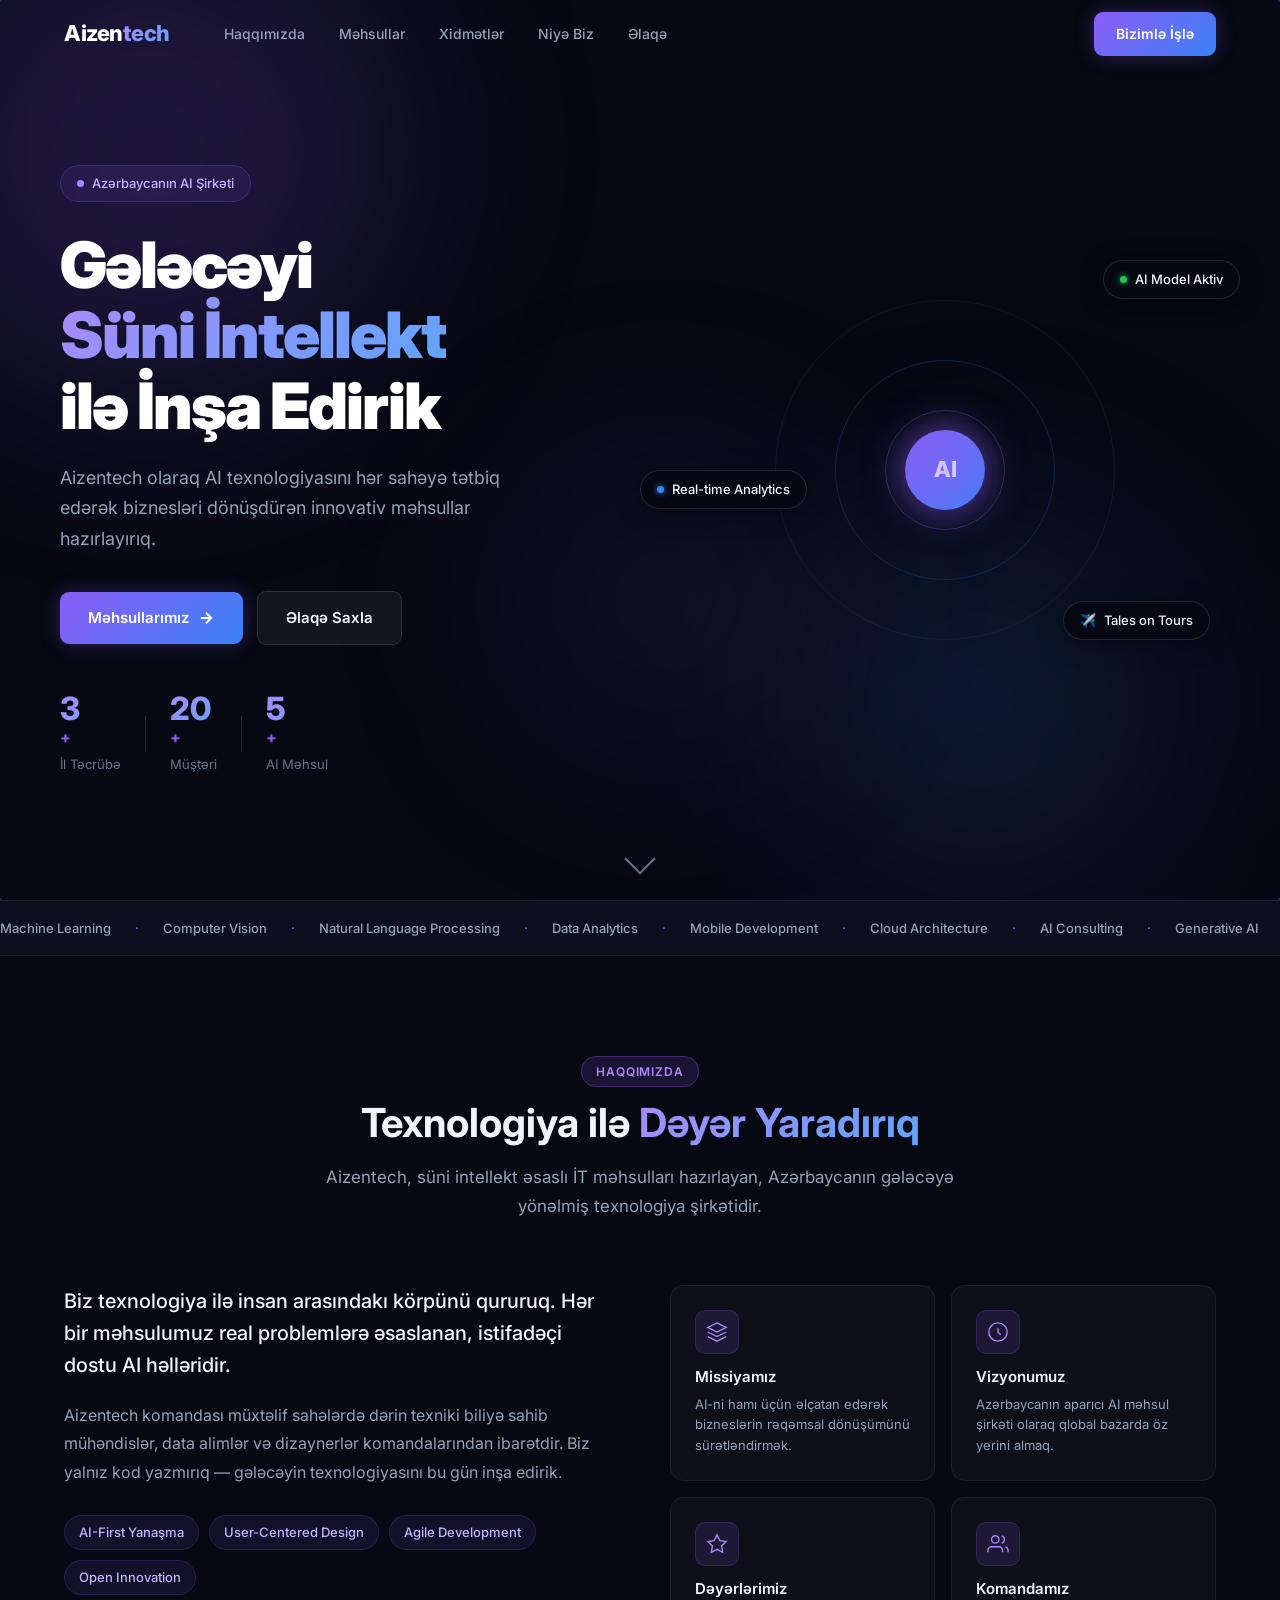
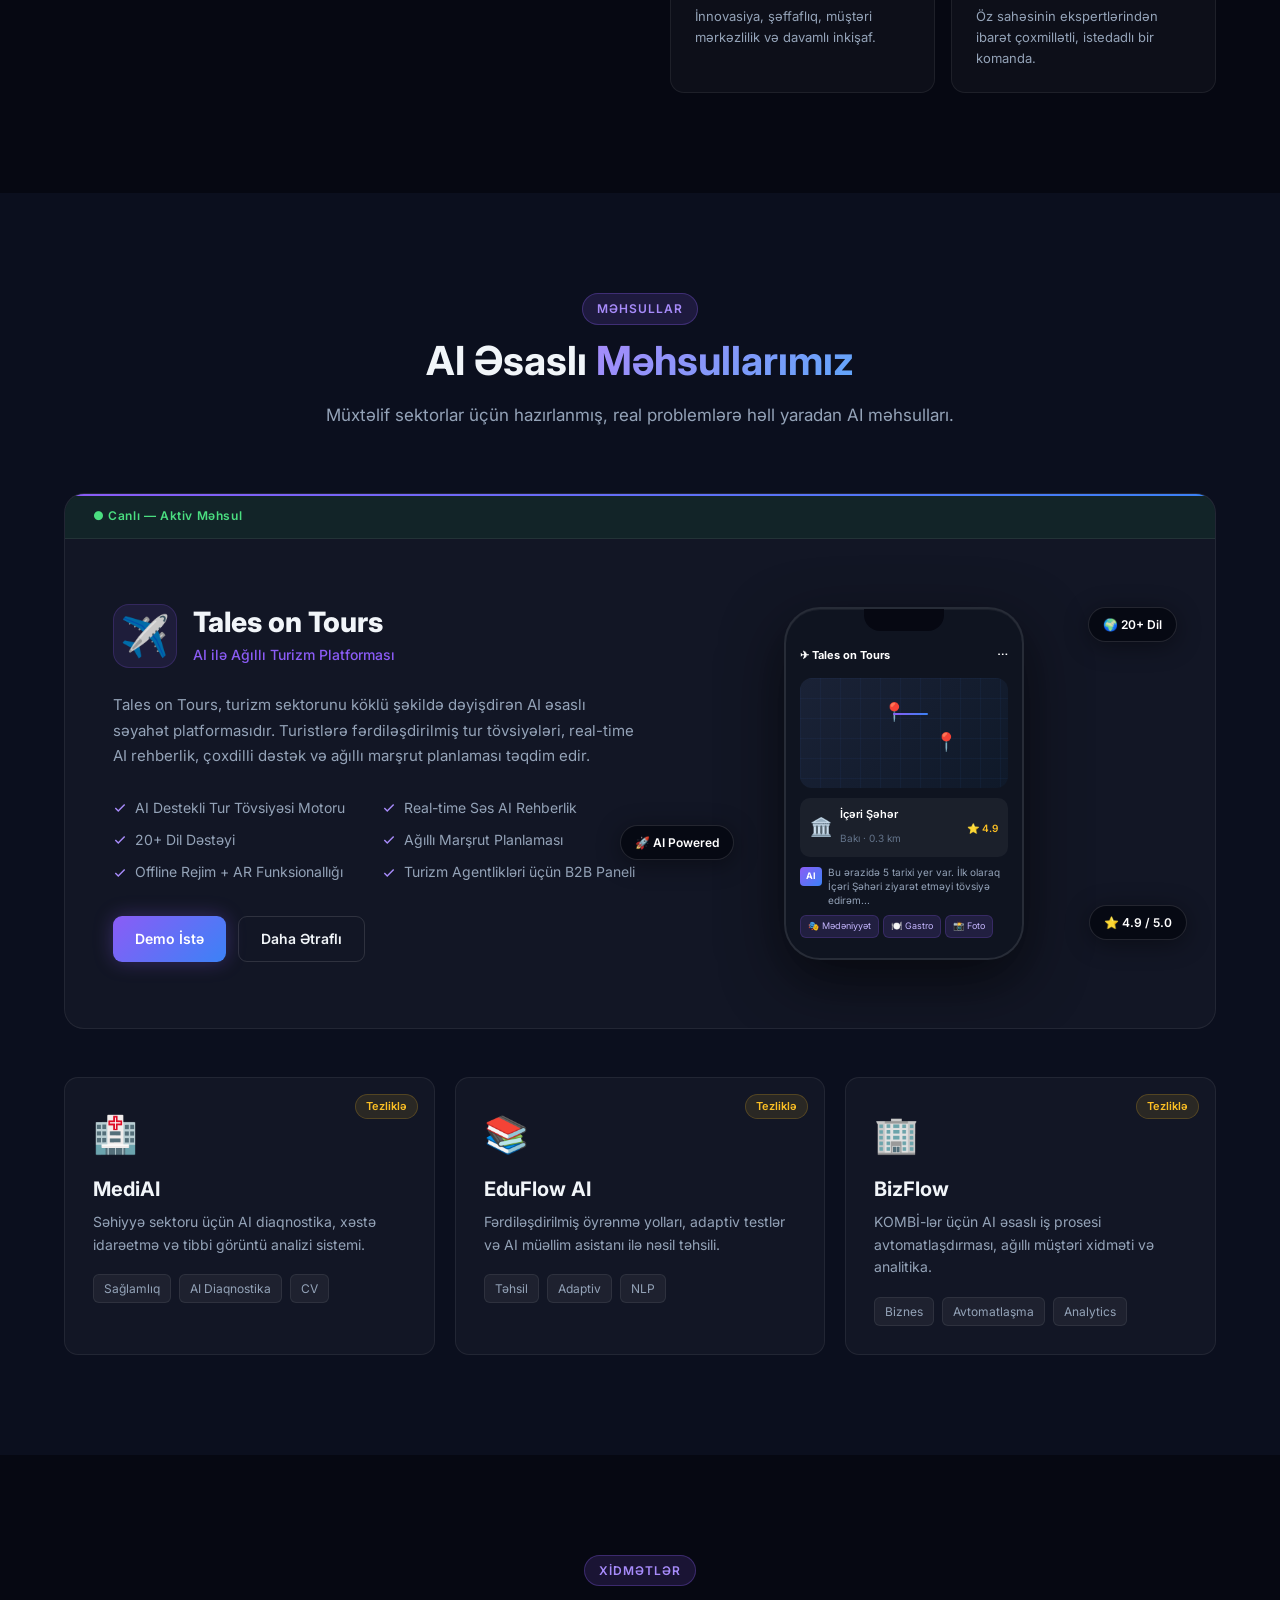
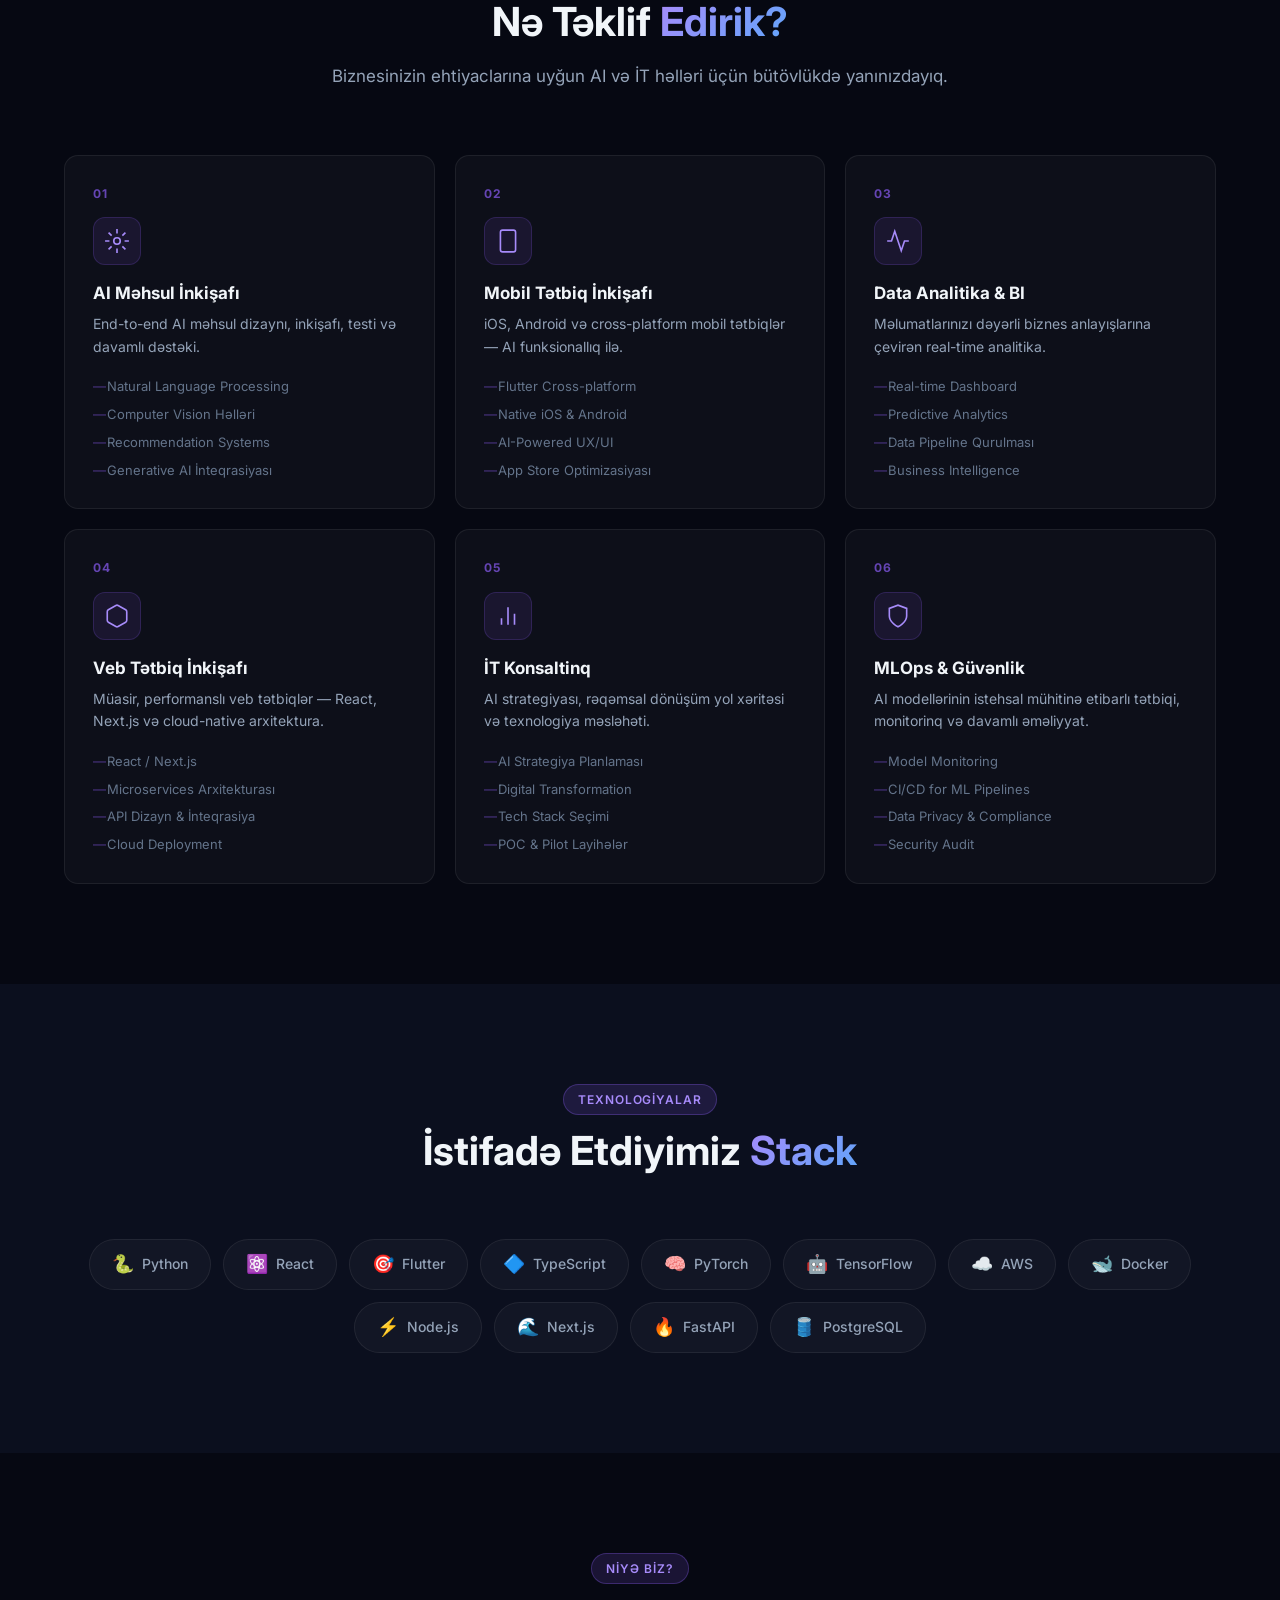
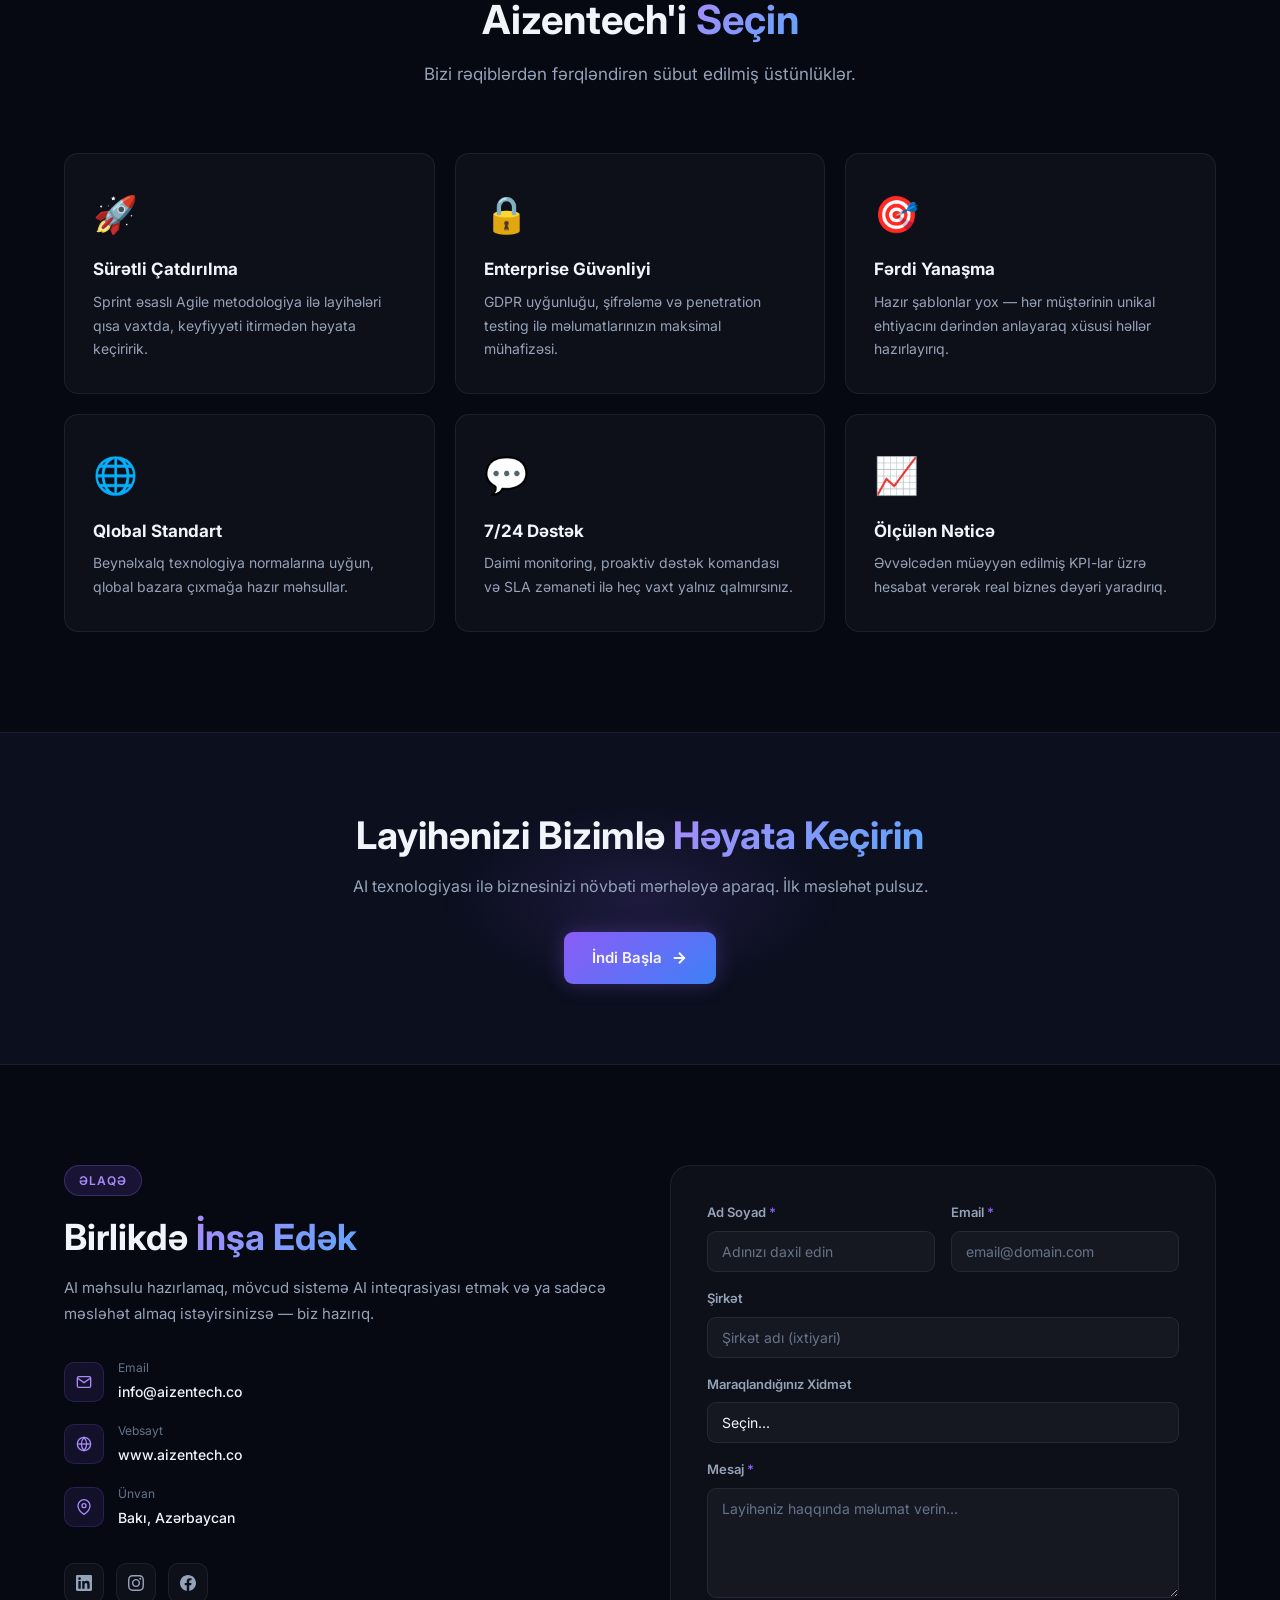
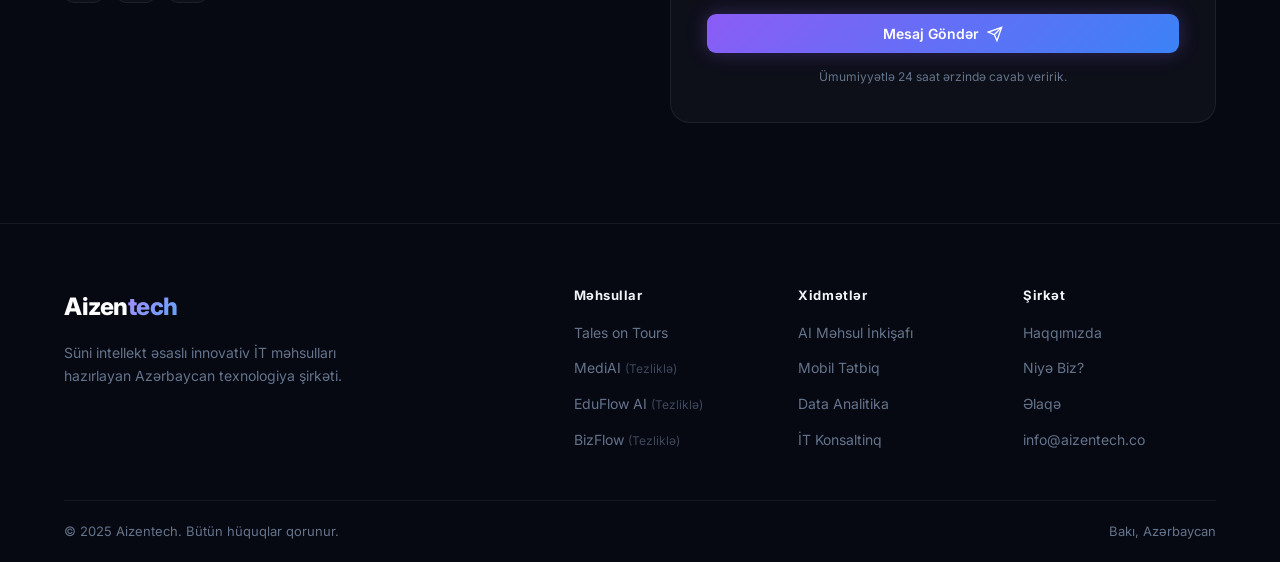
<file: index.html>
<!DOCTYPE html>
<html lang="az">
<head>
    <meta charset="UTF-8">
    <meta name="viewport" content="width=device-width, initial-scale=1.0">
    <meta name="description" content="Aizentech — Süni intellekt əsaslı innovativ İT məhsulları hazırlayan texnologiya şirkəti. Tales on Tours və daha çox.">
    <title>Aizentech — AI Əsaslı İT Məhsulları</title>
    <link rel="preconnect" href="https://fonts.googleapis.com">
    <link rel="preconnect" href="https://fonts.gstatic.com" crossorigin>
    <link href="https://fonts.googleapis.com/css2?family=Inter:wght@300;400;500;600;700;800;900&display=swap" rel="stylesheet">
    <link rel="stylesheet" href="styles.css">
</head>
<body>

    <!-- NAVBAR -->
    <nav class="navbar" id="navbar">
        <div class="nav-container">
            <a href="#home" class="nav-logo">Aizen<span>tech</span></a>
            <ul class="nav-links" id="navLinks">
                <li><a href="#about">Haqqımızda</a></li>
                <li><a href="#products">Məhsullar</a></li>
                <li><a href="#services">Xidmətlər</a></li>
                <li><a href="#why-us">Niyə Biz</a></li>
                <li><a href="#contact">Əlaqə</a></li>
            </ul>
            <a href="#contact" class="btn btn-primary nav-cta">Bizimlə İşlə</a>
            <button class="hamburger" id="hamburger" aria-label="Menu">
                <span></span><span></span><span></span>
            </button>
        </div>
    </nav>

    <!-- HERO -->
    <section class="hero" id="home">
        <canvas id="heroCanvas" class="hero-canvas"></canvas>
        <div class="hero-glow g1"></div>
        <div class="hero-glow g2"></div>
        <div class="hero-glow g3"></div>

        <div class="hero-content">
            <div class="hero-badge">
                <span class="badge-pulse"></span>
                Azərbaycanın AI Şirkəti
            </div>
            <h1 class="hero-title">
                Gələcəyi<br>
                <span class="gradient-text">Süni İntellekt</span><br>
                ilə İnşa Edirik
            </h1>
            <p class="hero-subtitle">
                Aizentech olaraq AI texnologiyasını hər sahəyə tətbiq edərək
                biznesləri dönüşdürən innovativ məhsullar hazırlayırıq.
            </p>
            <div class="hero-actions">
                <a href="#products" class="btn btn-primary btn-lg">
                    Məhsullarımız
                    <svg width="18" height="18" viewBox="0 0 24 24" fill="none" stroke="currentColor" stroke-width="2.5"><path d="M5 12h14M12 5l7 7-7 7"/></svg>
                </a>
                <a href="#contact" class="btn btn-ghost btn-lg">Əlaqə Saxla</a>
            </div>
            <div class="hero-stats">
                <div class="hstat">
                    <strong class="counter" data-target="3">0</strong><sup>+</sup>
                    <span>İl Təcrübə</span>
                </div>
                <div class="hstat-sep"></div>
                <div class="hstat">
                    <strong class="counter" data-target="20">0</strong><sup>+</sup>
                    <span>Müştəri</span>
                </div>
                <div class="hstat-sep"></div>
                <div class="hstat">
                    <strong class="counter" data-target="5">0</strong><sup>+</sup>
                    <span>AI Məhsul</span>
                </div>
            </div>
        </div>

        <div class="hero-visual">
            <div class="orbit-wrapper">
                <div class="orbit-ring r1"></div>
                <div class="orbit-ring r2"></div>
                <div class="orbit-ring r3"></div>
                <div class="orbit-core">
                    <div class="core-glow"></div>
                    <span>AI</span>
                </div>
                <div class="orbit-dot d1"><div class="od-inner">🤖</div></div>
                <div class="orbit-dot d2"><div class="od-inner">✈️</div></div>
                <div class="orbit-dot d3"><div class="od-inner">📊</div></div>
                <div class="orbit-dot d4"><div class="od-inner">🧠</div></div>
            </div>
            <div class="hero-chip chip-1">
                <span class="chip-dot green"></span> AI Model Aktiv
            </div>
            <div class="hero-chip chip-2">
                <span>✈️</span> Tales on Tours
            </div>
            <div class="hero-chip chip-3">
                <span class="chip-dot blue"></span> Real-time Analytics
            </div>
        </div>

        <div class="scroll-hint">
            <div class="scroll-arrow"></div>
        </div>
    </section>

    <!-- TICKER STRIP -->
    <div class="ticker">
        <div class="ticker-track">
            <span>Machine Learning</span><span class="bull">·</span>
            <span>Computer Vision</span><span class="bull">·</span>
            <span>Natural Language Processing</span><span class="bull">·</span>
            <span>Data Analytics</span><span class="bull">·</span>
            <span>Mobile Development</span><span class="bull">·</span>
            <span>Cloud Architecture</span><span class="bull">·</span>
            <span>AI Consulting</span><span class="bull">·</span>
            <span>Generative AI</span><span class="bull">·</span>
            <span>Machine Learning</span><span class="bull">·</span>
            <span>Computer Vision</span><span class="bull">·</span>
            <span>Natural Language Processing</span><span class="bull">·</span>
            <span>Data Analytics</span><span class="bull">·</span>
            <span>Mobile Development</span><span class="bull">·</span>
            <span>Cloud Architecture</span><span class="bull">·</span>
            <span>AI Consulting</span><span class="bull">·</span>
            <span>Generative AI</span><span class="bull">·</span>
        </div>
    </div>

    <!-- ABOUT -->
    <section class="section" id="about">
        <div class="container">
            <div class="section-head">
                <span class="stag">Haqqımızda</span>
                <h2>Texnologiya ilə <span class="gradient-text">Dəyər Yaradırıq</span></h2>
                <p>Aizentech, süni intellekt əsaslı İT məhsulları hazırlayan, Azərbaycanın gələcəyə yönəlmiş texnologiya şirkətidir.</p>
            </div>
            <div class="about-layout">
                <div class="about-text reveal">
                    <p class="lead">
                        Biz texnologiya ilə insan arasındakı körpünü qururuq. Hər bir məhsulumuz
                        real problemlərə əsaslanan, istifadəçi dostu AI həlləridir.
                    </p>
                    <p>
                        Aizentech komandası müxtəlif sahələrdə dərin texniki biliyə sahib mühəndislər,
                        data alimlər və dizaynerlər komandalarından ibarətdir. Biz yalnız kod yazmırıq —
                        gələcəyin texnologiyasını bu gün inşa edirik.
                    </p>
                    <div class="about-tags">
                        <span>AI-First Yanaşma</span>
                        <span>User-Centered Design</span>
                        <span>Agile Development</span>
                        <span>Open Innovation</span>
                    </div>
                </div>
                <div class="about-cards reveal">
                    <div class="acard">
                        <div class="acard-icon">
                            <svg width="22" height="22" viewBox="0 0 24 24" fill="none" stroke="currentColor" stroke-width="1.5"><path d="M12 2L2 7l10 5 10-5-10-5zM2 17l10 5 10-5M2 12l10 5 10-5"/></svg>
                        </div>
                        <h3>Missiyamız</h3>
                        <p>AI-ni hamı üçün əlçatan edərək bizneslərin rəqəmsal dönüşümünü sürətləndirmək.</p>
                    </div>
                    <div class="acard">
                        <div class="acard-icon">
                            <svg width="22" height="22" viewBox="0 0 24 24" fill="none" stroke="currentColor" stroke-width="1.5"><circle cx="12" cy="12" r="10"/><path d="M12 8v4l3 3"/></svg>
                        </div>
                        <h3>Vizyonumuz</h3>
                        <p>Azərbaycanın aparıcı AI məhsul şirkəti olaraq qlobal bazarda öz yerini almaq.</p>
                    </div>
                    <div class="acard">
                        <div class="acard-icon">
                            <svg width="22" height="22" viewBox="0 0 24 24" fill="none" stroke="currentColor" stroke-width="1.5"><polygon points="12 2 15.09 8.26 22 9.27 17 14.14 18.18 21.02 12 17.77 5.82 21.02 7 14.14 2 9.27 8.91 8.26 12 2"/></svg>
                        </div>
                        <h3>Dəyərlərimiz</h3>
                        <p>İnnovasiya, şəffaflıq, müştəri mərkəzlilik və davamlı inkişaf.</p>
                    </div>
                    <div class="acard">
                        <div class="acard-icon">
                            <svg width="22" height="22" viewBox="0 0 24 24" fill="none" stroke="currentColor" stroke-width="1.5"><path d="M17 21v-2a4 4 0 0 0-4-4H5a4 4 0 0 0-4 4v2"/><circle cx="9" cy="7" r="4"/><path d="M23 21v-2a4 4 0 0 0-3-3.87M16 3.13a4 4 0 0 1 0 7.75"/></svg>
                        </div>
                        <h3>Komandamız</h3>
                        <p>Öz sahəsinin ekspertlərindən ibarət çoxmillətli, istedadlı bir komanda.</p>
                    </div>
                </div>
            </div>
        </div>
    </section>

    <!-- PRODUCTS -->
    <section class="section products-section" id="products">
        <div class="container">
            <div class="section-head">
                <span class="stag">Məhsullar</span>
                <h2>AI Əsaslı <span class="gradient-text">Məhsullarımız</span></h2>
                <p>Müxtəlif sektorlar üçün hazırlanmış, real problemlərə həll yaradan AI məhsulları.</p>
            </div>

            <!-- Featured Product -->
            <div class="featured-product reveal">
                <div class="fp-live-badge">● Canlı — Aktiv Məhsul</div>
                <div class="fp-body">
                    <div class="fp-left">
                        <div class="fp-brand">
                            <div class="fp-emoji">✈️</div>
                            <div>
                                <h3>Tales on Tours</h3>
                                <p class="fp-tagline">AI ilə Ağıllı Turizm Platforması</p>
                            </div>
                        </div>
                        <p class="fp-desc">
                            Tales on Tours, turizm sektorunu köklü şəkildə dəyişdirən AI əsaslı səyahət
                            platformasıdır. Turistlərə fərdiləşdirilmiş tur tövsiyələri, real-time AI
                            rehberlik, çoxdilli dəstək və ağıllı marşrut planlaması təqdim edir.
                        </p>
                        <ul class="fp-feats">
                            <li>
                                <svg width="14" height="14" viewBox="0 0 24 24" fill="none" stroke="currentColor" stroke-width="2.5"><polyline points="20 6 9 17 4 12"/></svg>
                                AI Destekli Tur Tövsiyəsi Motoru
                            </li>
                            <li>
                                <svg width="14" height="14" viewBox="0 0 24 24" fill="none" stroke="currentColor" stroke-width="2.5"><polyline points="20 6 9 17 4 12"/></svg>
                                Real-time Səs AI Rehberlik
                            </li>
                            <li>
                                <svg width="14" height="14" viewBox="0 0 24 24" fill="none" stroke="currentColor" stroke-width="2.5"><polyline points="20 6 9 17 4 12"/></svg>
                                20+ Dil Dəstəyi
                            </li>
                            <li>
                                <svg width="14" height="14" viewBox="0 0 24 24" fill="none" stroke="currentColor" stroke-width="2.5"><polyline points="20 6 9 17 4 12"/></svg>
                                Ağıllı Marşrut Planlaması
                            </li>
                            <li>
                                <svg width="14" height="14" viewBox="0 0 24 24" fill="none" stroke="currentColor" stroke-width="2.5"><polyline points="20 6 9 17 4 12"/></svg>
                                Offline Rejim + AR Funksionallığı
                            </li>
                            <li>
                                <svg width="14" height="14" viewBox="0 0 24 24" fill="none" stroke="currentColor" stroke-width="2.5"><polyline points="20 6 9 17 4 12"/></svg>
                                Turizm Agentlikləri üçün B2B Paneli
                            </li>
                        </ul>
                        <div class="fp-actions">
                            <a href="#contact" class="btn btn-primary">Demo İstə</a>
                            <a href="#contact" class="btn btn-outline">Daha Ətraflı</a>
                        </div>
                    </div>

                    <div class="fp-right">
                        <div class="phone-mock">
                            <div class="pm-notch"></div>
                            <div class="pm-screen">
                                <div class="app-topbar">
                                    <span>✈ Tales on Tours</span>
                                    <span>⋯</span>
                                </div>
                                <div class="app-map">
                                    <div class="map-bg">
                                        <div class="map-pin pin1">📍</div>
                                        <div class="map-pin pin2">📍</div>
                                        <div class="map-route-line"></div>
                                    </div>
                                </div>
                                <div class="app-place-card">
                                    <span class="apc-emoji">🏛️</span>
                                    <div class="apc-info">
                                        <strong>İçəri Şəhər</strong>
                                        <small>Bakı · 0.3 km</small>
                                    </div>
                                    <span class="apc-rating">⭐ 4.9</span>
                                </div>
                                <div class="app-ai-msg">
                                    <span class="ai-tag">AI</span>
                                    <p>Bu ərazidə 5 tarixi yer var. İlk olaraq İçəri Şəhəri ziyarət etməyi tövsiyə edirəm...</p>
                                </div>
                                <div class="app-tag-row">
                                    <span>🎭 Mədəniyyət</span>
                                    <span>🍽️ Gastro</span>
                                    <span>📸 Foto</span>
                                </div>
                            </div>
                        </div>
                        <div class="fp-float b1">🌍 20+ Dil</div>
                        <div class="fp-float b2">⭐ 4.9 / 5.0</div>
                        <div class="fp-float b3">🚀 AI Powered</div>
                    </div>
                </div>
            </div>

            <!-- Other Products Grid -->
            <div class="products-grid">
                <div class="prod-card reveal">
                    <span class="cs-tag">Tezliklə</span>
                    <div class="prod-icon">🏥</div>
                    <h3>MediAI</h3>
                    <p>Səhiyyə sektoru üçün AI diaqnostika, xəstə idarəetmə və tibbi görüntü analizi sistemi.</p>
                    <div class="prod-tags"><span>Sağlamlıq</span><span>AI Diaqnostika</span><span>CV</span></div>
                </div>
                <div class="prod-card reveal">
                    <span class="cs-tag">Tezliklə</span>
                    <div class="prod-icon">📚</div>
                    <h3>EduFlow AI</h3>
                    <p>Fərdiləşdirilmiş öyrənmə yolları, adaptiv testlər və AI müəllim asistanı ilə nəsil təhsili.</p>
                    <div class="prod-tags"><span>Təhsil</span><span>Adaptiv</span><span>NLP</span></div>
                </div>
                <div class="prod-card reveal">
                    <span class="cs-tag">Tezliklə</span>
                    <div class="prod-icon">🏢</div>
                    <h3>BizFlow</h3>
                    <p>KOMBİ-lər üçün AI əsaslı iş prosesi avtomatlaşdırması, ağıllı müştəri xidməti və analitika.</p>
                    <div class="prod-tags"><span>Biznes</span><span>Avtomatlaşma</span><span>Analytics</span></div>
                </div>
            </div>
        </div>
    </section>

    <!-- SERVICES -->
    <section class="section" id="services">
        <div class="container">
            <div class="section-head">
                <span class="stag">Xidmətlər</span>
                <h2>Nə Təklif <span class="gradient-text">Edirik?</span></h2>
                <p>Biznesinizin ehtiyaclarına uyğun AI və İT həlləri üçün bütövlükdə yanınızdayıq.</p>
            </div>
            <div class="services-grid">
                <div class="srv-card reveal">
                    <div class="srv-num">01</div>
                    <div class="srv-icon">
                        <svg width="26" height="26" viewBox="0 0 24 24" fill="none" stroke="currentColor" stroke-width="1.5"><circle cx="12" cy="12" r="3"/><path d="M12 1v4M12 19v4M4.22 4.22l2.83 2.83M16.95 16.95l2.83 2.83M1 12h4M19 12h4M4.22 19.78l2.83-2.83M16.95 7.05l2.83-2.83"/></svg>
                    </div>
                    <h3>AI Məhsul İnkişafı</h3>
                    <p>End-to-end AI məhsul dizaynı, inkişafı, testi və davamlı dəstəki.</p>
                    <ul class="srv-list">
                        <li>Natural Language Processing</li>
                        <li>Computer Vision Həlləri</li>
                        <li>Recommendation Systems</li>
                        <li>Generative AI İnteqrasiyası</li>
                    </ul>
                </div>
                <div class="srv-card reveal">
                    <div class="srv-num">02</div>
                    <div class="srv-icon">
                        <svg width="26" height="26" viewBox="0 0 24 24" fill="none" stroke="currentColor" stroke-width="1.5"><rect x="5" y="2" width="14" height="20" rx="2"/><line x1="12" y1="18" x2="12.01" y2="18"/></svg>
                    </div>
                    <h3>Mobil Tətbiq İnkişafı</h3>
                    <p>iOS, Android və cross-platform mobil tətbiqlər — AI funksionallıq ilə.</p>
                    <ul class="srv-list">
                        <li>Flutter Cross-platform</li>
                        <li>Native iOS &amp; Android</li>
                        <li>AI-Powered UX/UI</li>
                        <li>App Store Optimizasiyası</li>
                    </ul>
                </div>
                <div class="srv-card reveal">
                    <div class="srv-num">03</div>
                    <div class="srv-icon">
                        <svg width="26" height="26" viewBox="0 0 24 24" fill="none" stroke="currentColor" stroke-width="1.5"><polyline points="22 12 18 12 15 21 9 3 6 12 2 12"/></svg>
                    </div>
                    <h3>Data Analitika &amp; BI</h3>
                    <p>Məlumatlarınızı dəyərli biznes anlayışlarına çevirən real-time analitika.</p>
                    <ul class="srv-list">
                        <li>Real-time Dashboard</li>
                        <li>Predictive Analytics</li>
                        <li>Data Pipeline Qurulması</li>
                        <li>Business Intelligence</li>
                    </ul>
                </div>
                <div class="srv-card reveal">
                    <div class="srv-num">04</div>
                    <div class="srv-icon">
                        <svg width="26" height="26" viewBox="0 0 24 24" fill="none" stroke="currentColor" stroke-width="1.5"><path d="M21 16V8a2 2 0 0 0-1-1.73l-7-4a2 2 0 0 0-2 0l-7 4A2 2 0 0 0 3 8v8a2 2 0 0 0 1 1.73l7 4a2 2 0 0 0 2 0l7-4A2 2 0 0 0 21 16z"/></svg>
                    </div>
                    <h3>Veb Tətbiq İnkişafı</h3>
                    <p>Müasir, performanslı veb tətbiqlər — React, Next.js və cloud-native arxitektura.</p>
                    <ul class="srv-list">
                        <li>React / Next.js</li>
                        <li>Microservices Arxitekturası</li>
                        <li>API Dizayn &amp; İnteqrasiya</li>
                        <li>Cloud Deployment</li>
                    </ul>
                </div>
                <div class="srv-card reveal">
                    <div class="srv-num">05</div>
                    <div class="srv-icon">
                        <svg width="26" height="26" viewBox="0 0 24 24" fill="none" stroke="currentColor" stroke-width="1.5"><path d="M18 20V10M12 20V4M6 20v-6"/></svg>
                    </div>
                    <h3>İT Konsaltinq</h3>
                    <p>AI strategiyası, rəqəmsal dönüşüm yol xəritəsi və texnologiya məsləhəti.</p>
                    <ul class="srv-list">
                        <li>AI Strategiya Planlaması</li>
                        <li>Digital Transformation</li>
                        <li>Tech Stack Seçimi</li>
                        <li>POC &amp; Pilot Layihələr</li>
                    </ul>
                </div>
                <div class="srv-card reveal">
                    <div class="srv-num">06</div>
                    <div class="srv-icon">
                        <svg width="26" height="26" viewBox="0 0 24 24" fill="none" stroke="currentColor" stroke-width="1.5"><path d="M12 22s8-4 8-10V5l-8-3-8 3v7c0 6 8 10 8 10z"/></svg>
                    </div>
                    <h3>MLOps &amp; Güvənlik</h3>
                    <p>AI modellərinin istehsal mühitinə etibarlı tətbiqi, monitorinq və davamlı əməliyyat.</p>
                    <ul class="srv-list">
                        <li>Model Monitoring</li>
                        <li>CI/CD for ML Pipelines</li>
                        <li>Data Privacy &amp; Compliance</li>
                        <li>Security Audit</li>
                    </ul>
                </div>
            </div>
        </div>
    </section>

    <!-- TECH STACK -->
    <section class="section tech-section">
        <div class="container">
            <div class="section-head">
                <span class="stag">Texnologiyalar</span>
                <h2>İstifadə Etdiyimiz <span class="gradient-text">Stack</span></h2>
            </div>
            <div class="tech-grid reveal">
                <div class="tech-pill"><span>🐍</span> Python</div>
                <div class="tech-pill"><span>⚛️</span> React</div>
                <div class="tech-pill"><span>🎯</span> Flutter</div>
                <div class="tech-pill"><span>🔷</span> TypeScript</div>
                <div class="tech-pill"><span>🧠</span> PyTorch</div>
                <div class="tech-pill"><span>🤖</span> TensorFlow</div>
                <div class="tech-pill"><span>☁️</span> AWS</div>
                <div class="tech-pill"><span>🐋</span> Docker</div>
                <div class="tech-pill"><span>⚡</span> Node.js</div>
                <div class="tech-pill"><span>🌊</span> Next.js</div>
                <div class="tech-pill"><span>🔥</span> FastAPI</div>
                <div class="tech-pill"><span>🛢️</span> PostgreSQL</div>
            </div>
        </div>
    </section>

    <!-- WHY US -->
    <section class="section" id="why-us">
        <div class="container">
            <div class="section-head">
                <span class="stag">Niyə Biz?</span>
                <h2>Aizentech'i <span class="gradient-text">Seçin</span></h2>
                <p>Bizi rəqiblərdən fərqləndirən sübut edilmiş üstünlüklər.</p>
            </div>
            <div class="why-grid">
                <div class="why-card reveal">
                    <div class="why-emoji">🚀</div>
                    <h3>Sürətli Çatdırılma</h3>
                    <p>Sprint əsaslı Agile metodologiya ilə layihələri qısa vaxtda, keyfiyyəti itirmədən həyata keçiririk.</p>
                </div>
                <div class="why-card reveal">
                    <div class="why-emoji">🔒</div>
                    <h3>Enterprise Güvənliyi</h3>
                    <p>GDPR uyğunluğu, şifrələmə və penetration testing ilə məlumatlarınızın maksimal mühafizəsi.</p>
                </div>
                <div class="why-card reveal">
                    <div class="why-emoji">🎯</div>
                    <h3>Fərdi Yanaşma</h3>
                    <p>Hazır şablonlar yox — hər müştərinin unikal ehtiyacını dərindən anlayaraq xüsusi həllər hazırlayırıq.</p>
                </div>
                <div class="why-card reveal">
                    <div class="why-emoji">🌐</div>
                    <h3>Qlobal Standart</h3>
                    <p>Beynəlxalq texnologiya normalarına uyğun, qlobal bazara çıxmağa hazır məhsullar.</p>
                </div>
                <div class="why-card reveal">
                    <div class="why-emoji">💬</div>
                    <h3>7/24 Dəstək</h3>
                    <p>Daimi monitoring, proaktiv dəstək komandası və SLA zəmanəti ilə heç vaxt yalnız qalmırsınız.</p>
                </div>
                <div class="why-card reveal">
                    <div class="why-emoji">📈</div>
                    <h3>Ölçülən Nəticə</h3>
                    <p>Əvvəlcədən müəyyən edilmiş KPI-lar üzrə hesabat verərək real biznes dəyəri yaradırıq.</p>
                </div>
            </div>
        </div>
    </section>

    <!-- CTA BANNER -->
    <section class="cta-banner">
        <div class="container">
            <div class="cta-inner reveal">
                <div class="cta-glow"></div>
                <h2>Layihənizi Bizimlə <span class="gradient-text">Həyata Keçirin</span></h2>
                <p>AI texnologiyası ilə biznesinizi növbəti mərhələyə aparaq. İlk məsləhət pulsuz.</p>
                <a href="#contact" class="btn btn-primary btn-lg">
                    İndi Başla
                    <svg width="18" height="18" viewBox="0 0 24 24" fill="none" stroke="currentColor" stroke-width="2.5"><path d="M5 12h14M12 5l7 7-7 7"/></svg>
                </a>
            </div>
        </div>
    </section>

    <!-- CONTACT -->
    <section class="section" id="contact">
        <div class="container">
            <div class="contact-layout">
                <div class="contact-info reveal">
                    <span class="stag">Əlaqə</span>
                    <h2>Birlikdə <span class="gradient-text">İnşa Edək</span></h2>
                    <p>AI məhsulu hazırlamaq, mövcud sistemə AI inteqrasiyası etmək və ya sadəcə məsləhət almaq istəyirsinizsə — biz hazırıq.</p>
                    <div class="cinfo-list">
                        <div class="cinfo-item">
                            <div class="cinfo-icon">
                                <svg width="16" height="16" viewBox="0 0 24 24" fill="none" stroke="currentColor" stroke-width="2"><path d="M4 4h16c1.1 0 2 .9 2 2v12c0 1.1-.9 2-2 2H4c-1.1 0-2-.9-2-2V6c0-1.1.9-2 2-2z"/><polyline points="22,6 12,13 2,6"/></svg>
                            </div>
                            <div>
                                <span class="ci-label">Email</span>
                                <a href="mailto:info@aizentech.co" class="ci-val">info@aizentech.co</a>
                            </div>
                        </div>
                        <div class="cinfo-item">
                            <div class="cinfo-icon">
                                <svg width="16" height="16" viewBox="0 0 24 24" fill="none" stroke="currentColor" stroke-width="2"><circle cx="12" cy="12" r="10"/><line x1="2" y1="12" x2="22" y2="12"/><path d="M12 2a15.3 15.3 0 0 1 4 10 15.3 15.3 0 0 1-4 10 15.3 15.3 0 0 1-4-10 15.3 15.3 0 0 1 4-10z"/></svg>
                            </div>
                            <div>
                                <span class="ci-label">Vebsayt</span>
                                <a href="https://www.aizentech.co" class="ci-val" target="_blank">www.aizentech.co</a>
                            </div>
                        </div>
                        <div class="cinfo-item">
                            <div class="cinfo-icon">
                                <svg width="16" height="16" viewBox="0 0 24 24" fill="none" stroke="currentColor" stroke-width="2"><path d="M21 10c0 7-9 13-9 13s-9-6-9-13a9 9 0 0 1 18 0z"/><circle cx="12" cy="10" r="3"/></svg>
                            </div>
                            <div>
                                <span class="ci-label">Ünvan</span>
                                <span class="ci-val">Bakı, Azərbaycan</span>
                            </div>
                        </div>
                    </div>
                    <div class="social-row">
                        <a href="#" class="soc-btn" aria-label="LinkedIn">
                            <svg width="16" height="16" viewBox="0 0 24 24" fill="currentColor"><path d="M20.447 20.452h-3.554v-5.569c0-1.328-.027-3.037-1.852-3.037-1.853 0-2.136 1.445-2.136 2.939v5.667H9.351V9h3.414v1.561h.046c.477-.9 1.637-1.85 3.37-1.85 3.601 0 4.267 2.37 4.267 5.455v6.286zM5.337 7.433c-1.144 0-2.063-.926-2.063-2.065 0-1.138.92-2.063 2.063-2.063 1.14 0 2.064.925 2.064 2.063 0 1.139-.925 2.065-2.064 2.065zm1.782 13.019H3.555V9h3.564v11.452zM22.225 0H1.771C.792 0 0 .774 0 1.729v20.542C0 23.227.792 24 1.771 24h20.451C23.2 24 24 23.227 24 22.271V1.729C24 .774 23.2 0 22.222 0h.003z"/></svg>
                        </a>
                        <a href="#" class="soc-btn" aria-label="Instagram">
                            <svg width="16" height="16" viewBox="0 0 24 24" fill="currentColor"><path d="M12 2.163c3.204 0 3.584.012 4.85.07 3.252.148 4.771 1.691 4.919 4.919.058 1.265.069 1.645.069 4.849 0 3.205-.012 3.584-.069 4.849-.149 3.225-1.664 4.771-4.919 4.919-1.266.058-1.644.07-4.85.07-3.204 0-3.584-.012-4.849-.07-3.26-.149-4.771-1.699-4.919-4.92-.058-1.265-.07-1.644-.07-4.849 0-3.204.013-3.583.07-4.849.149-3.227 1.664-4.771 4.919-4.919 1.266-.057 1.645-.069 4.849-.069zm0-2.163c-3.259 0-3.667.014-4.947.072-4.358.2-6.78 2.618-6.98 6.98-.059 1.281-.073 1.689-.073 4.948 0 3.259.014 3.668.072 4.948.2 4.358 2.618 6.78 6.98 6.98 1.281.058 1.689.072 4.948.072 3.259 0 3.668-.014 4.948-.072 4.354-.2 6.782-2.618 6.979-6.98.059-1.28.073-1.689.073-4.948 0-3.259-.014-3.667-.072-4.947-.196-4.354-2.617-6.78-6.979-6.98-1.281-.059-1.69-.073-4.949-.073zm0 5.838c-3.403 0-6.162 2.759-6.162 6.162s2.759 6.163 6.162 6.163 6.162-2.759 6.162-6.163c0-3.403-2.759-6.162-6.162-6.162zm0 10.162c-2.209 0-4-1.79-4-4 0-2.209 1.791-4 4-4s4 1.791 4 4c0 2.21-1.791 4-4 4zm6.406-11.845c-.796 0-1.441.645-1.441 1.44s.645 1.44 1.441 1.44c.795 0 1.439-.645 1.439-1.44s-.644-1.44-1.439-1.44z"/></svg>
                        </a>
                        <a href="#" class="soc-btn" aria-label="Facebook">
                            <svg width="16" height="16" viewBox="0 0 24 24" fill="currentColor"><path d="M24 12.073c0-6.627-5.373-12-12-12s-12 5.373-12 12c0 5.99 4.388 10.954 10.125 11.854v-8.385H7.078v-3.47h3.047V9.43c0-3.007 1.792-4.669 4.533-4.669 1.312 0 2.686.235 2.686.235v2.953H15.83c-1.491 0-1.956.925-1.956 1.874v2.25h3.328l-.532 3.47h-2.796v8.385C19.612 23.027 24 18.062 24 12.073z"/></svg>
                        </a>
                    </div>
                </div>

                <div class="contact-form-box reveal">
                    <form id="contactForm" novalidate>
                        <div class="form-row">
                            <div class="fgroup">
                                <label>Ad Soyad <span class="req">*</span></label>
                                <input type="text" name="name" placeholder="Adınızı daxil edin" required>
                            </div>
                            <div class="fgroup">
                                <label>Email <span class="req">*</span></label>
                                <input type="email" name="email" placeholder="email@domain.com" required>
                            </div>
                        </div>
                        <div class="fgroup">
                            <label>Şirkət</label>
                            <input type="text" name="company" placeholder="Şirkət adı (ixtiyari)">
                        </div>
                        <div class="fgroup">
                            <label>Maraqlandığınız Xidmət</label>
                            <select name="service">
                                <option value="">Seçin...</option>
                                <option>AI Məhsul İnkişafı</option>
                                <option>Mobil Tətbiq</option>
                                <option>Data Analitika</option>
                                <option>Veb İnkişaf</option>
                                <option>İT Konsaltinq</option>
                                <option>Tales on Tours Demo</option>
                                <option>Digər</option>
                            </select>
                        </div>
                        <div class="fgroup">
                            <label>Mesaj <span class="req">*</span></label>
                            <textarea name="message" rows="4" placeholder="Layihəniz haqqında məlumat verin..." required></textarea>
                        </div>
                        <button type="submit" class="btn btn-primary btn-full">
                            <span class="btn-text">Mesaj Göndər</span>
                            <svg width="16" height="16" viewBox="0 0 24 24" fill="none" stroke="currentColor" stroke-width="2"><line x1="22" y1="2" x2="11" y2="13"/><polygon points="22 2 15 22 11 13 2 9 22 2"/></svg>
                        </button>
                        <p class="form-note">Ümumiyyətlə 24 saat ərzində cavab veririk.</p>
                    </form>
                </div>
            </div>
        </div>
    </section>

    <!-- FOOTER -->
    <footer class="footer">
        <div class="container">
            <div class="footer-top">
                <div class="footer-brand">
                    <div class="nav-logo">Aizen<span>tech</span></div>
                    <p>Süni intellekt əsaslı innovativ İT məhsulları hazırlayan Azərbaycan texnologiya şirkəti.</p>
                </div>
                <div class="footer-links">
                    <div class="fc">
                        <h4>Məhsullar</h4>
                        <ul>
                            <li><a href="#products">Tales on Tours</a></li>
                            <li><a href="#products">MediAI <em>(Tezliklə)</em></a></li>
                            <li><a href="#products">EduFlow AI <em>(Tezliklə)</em></a></li>
                            <li><a href="#products">BizFlow <em>(Tezliklə)</em></a></li>
                        </ul>
                    </div>
                    <div class="fc">
                        <h4>Xidmətlər</h4>
                        <ul>
                            <li><a href="#services">AI Məhsul İnkişafı</a></li>
                            <li><a href="#services">Mobil Tətbiq</a></li>
                            <li><a href="#services">Data Analitika</a></li>
                            <li><a href="#services">İT Konsaltinq</a></li>
                        </ul>
                    </div>
                    <div class="fc">
                        <h4>Şirkət</h4>
                        <ul>
                            <li><a href="#about">Haqqımızda</a></li>
                            <li><a href="#why-us">Niyə Biz?</a></li>
                            <li><a href="#contact">Əlaqə</a></li>
                            <li><a href="mailto:info@aizentech.co">info@aizentech.co</a></li>
                        </ul>
                    </div>
                </div>
            </div>
            <div class="footer-bottom">
                <p>&copy; 2025 Aizentech. Bütün hüquqlar qorunur.</p>
                <p>Bakı, Azərbaycan</p>
            </div>
        </div>
    </footer>

    <script src="script.js"></script>
</body>
</html>
</file>
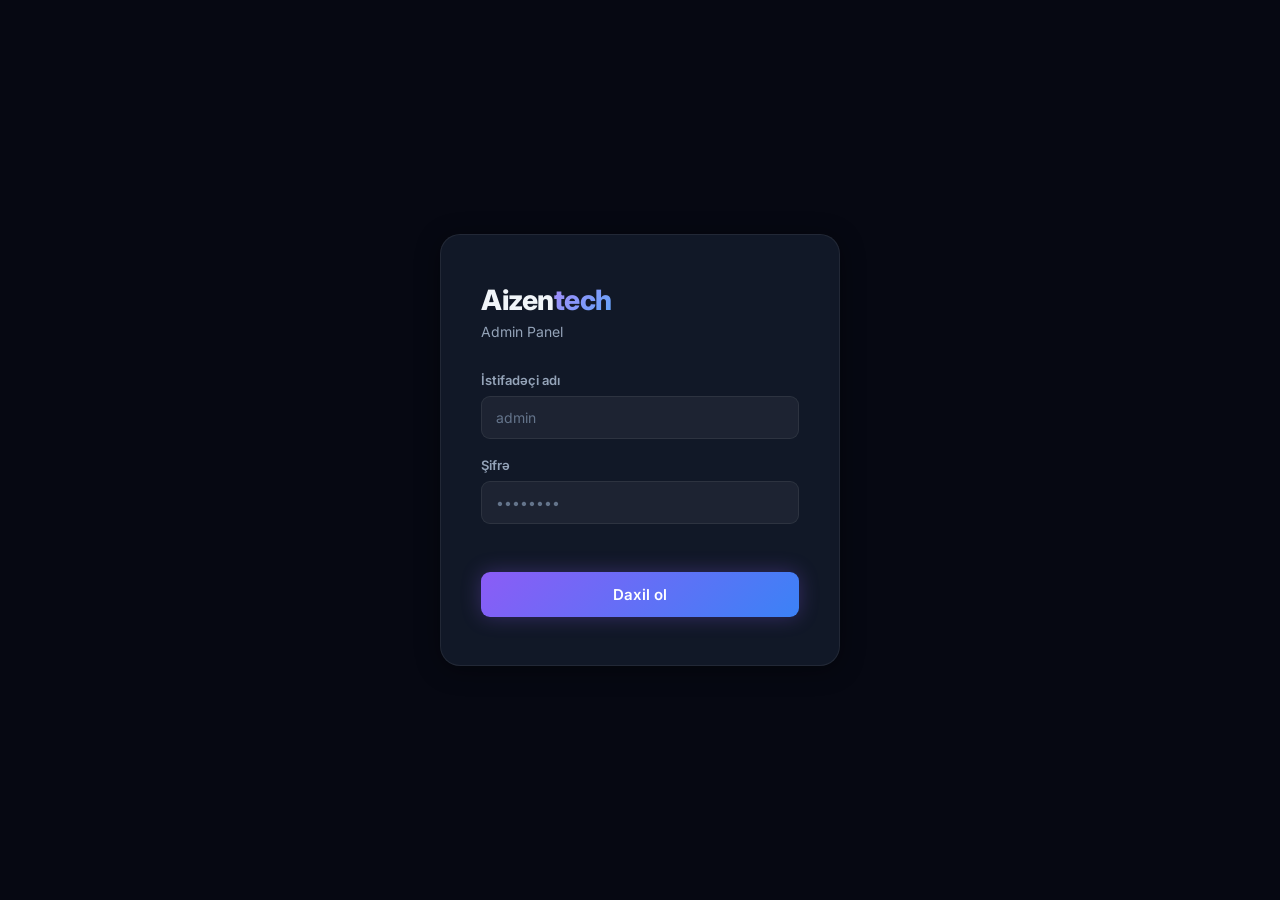
<file: admin.html>
<!DOCTYPE html>
<html lang="az">
<head>
    <meta charset="UTF-8">
    <meta name="viewport" content="width=device-width, initial-scale=1.0">
    <title>Aizentech — Admin Panel</title>
    <link rel="preconnect" href="https://fonts.googleapis.com">
    <link href="https://fonts.googleapis.com/css2?family=Inter:wght@300;400;500;600;700;800&display=swap" rel="stylesheet">
    <link rel="stylesheet" href="admin.css">
</head>
<body>

<!-- LOGIN SCREEN -->
<div class="login-screen" id="loginScreen">
    <div class="login-box">
        <div class="login-logo">Aizen<span>tech</span></div>
        <p class="login-sub">Admin Panel</p>
        <form id="loginForm">
            <div class="lfield">
                <label>İstifadəçi adı</label>
                <input type="text" id="loginUser" placeholder="admin" autocomplete="username">
            </div>
            <div class="lfield">
                <label>Şifrə</label>
                <input type="password" id="loginPass" placeholder="••••••••" autocomplete="current-password">
            </div>
            <p class="login-err" id="loginErr"></p>
            <button type="submit" class="btn-login">Daxil ol</button>
        </form>
    </div>
</div>

<!-- ADMIN LAYOUT -->
<div class="admin-layout" id="adminLayout" style="display:none">

    <!-- SIDEBAR -->
    <aside class="sidebar" id="sidebar">
        <div class="sb-logo">Aizen<span>tech</span> <em>Admin</em></div>
        <nav class="sb-nav">
            <a href="#" class="sb-link active" data-page="dashboard">
                <svg width="16" height="16" viewBox="0 0 24 24" fill="none" stroke="currentColor" stroke-width="2"><rect x="3" y="3" width="7" height="7"/><rect x="14" y="3" width="7" height="7"/><rect x="14" y="14" width="7" height="7"/><rect x="3" y="14" width="7" height="7"/></svg>
                Dashboard
            </a>
            <a href="#" class="sb-link" data-page="submissions">
                <svg width="16" height="16" viewBox="0 0 24 24" fill="none" stroke="currentColor" stroke-width="2"><path d="M4 4h16c1.1 0 2 .9 2 2v12c0 1.1-.9 2-2 2H4c-1.1 0-2-.9-2-2V6c0-1.1.9-2 2-2z"/><polyline points="22,6 12,13 2,6"/></svg>
                Müraciətlər
                <span class="sb-badge" id="sbBadge">0</span>
            </a>
            <a href="#" class="sb-link" data-page="content">
                <svg width="16" height="16" viewBox="0 0 24 24" fill="none" stroke="currentColor" stroke-width="2"><path d="M11 4H4a2 2 0 0 0-2 2v14a2 2 0 0 0 2 2h14a2 2 0 0 0 2-2v-7"/><path d="M18.5 2.5a2.121 2.121 0 0 1 3 3L12 15l-4 1 1-4 9.5-9.5z"/></svg>
                Kontent
            </a>
            <a href="#" class="sb-link" data-page="products">
                <svg width="16" height="16" viewBox="0 0 24 24" fill="none" stroke="currentColor" stroke-width="2"><path d="M21 16V8a2 2 0 0 0-1-1.73l-7-4a2 2 0 0 0-2 0l-7 4A2 2 0 0 0 3 8v8a2 2 0 0 0 1 1.73l7 4a2 2 0 0 0 2 0l7-4A2 2 0 0 0 21 16z"/></svg>
                Məhsullar
            </a>
            <a href="#" class="sb-link" data-page="settings">
                <svg width="16" height="16" viewBox="0 0 24 24" fill="none" stroke="currentColor" stroke-width="2"><circle cx="12" cy="12" r="3"/><path d="M19.07 4.93a10 10 0 0 1 0 14.14M4.93 4.93a10 10 0 0 0 0 14.14"/></svg>
                Parametrlər
            </a>
        </nav>
        <div class="sb-footer">
            <a href="index.html" target="_blank" class="sb-site-link">
                <svg width="14" height="14" viewBox="0 0 24 24" fill="none" stroke="currentColor" stroke-width="2"><path d="M18 13v6a2 2 0 0 1-2 2H5a2 2 0 0 1-2-2V8a2 2 0 0 1 2-2h6"/><polyline points="15 3 21 3 21 9"/><line x1="10" y1="14" x2="21" y2="3"/></svg>
                Sayta bax
            </a>
            <button class="sb-logout" id="logoutBtn">
                <svg width="14" height="14" viewBox="0 0 24 24" fill="none" stroke="currentColor" stroke-width="2"><path d="M9 21H5a2 2 0 0 1-2-2V5a2 2 0 0 1 2-2h4"/><polyline points="16 17 21 12 16 7"/><line x1="21" y1="12" x2="9" y2="12"/></svg>
                Çıxış
            </button>
        </div>
    </aside>

    <!-- MAIN CONTENT -->
    <main class="admin-main">
        <!-- TOP BAR -->
        <div class="topbar">
            <button class="sidebar-toggle" id="sidebarToggle">
                <svg width="20" height="20" viewBox="0 0 24 24" fill="none" stroke="currentColor" stroke-width="2"><line x1="3" y1="6" x2="21" y2="6"/><line x1="3" y1="12" x2="21" y2="12"/><line x1="3" y1="18" x2="21" y2="18"/></svg>
            </button>
            <h1 class="page-title" id="pageTitle">Dashboard</h1>
            <div class="topbar-right">
                <span class="topbar-time" id="topbarTime"></span>
                <div class="topbar-user">
                    <div class="user-avatar">A</div>
                    <span id="topbarUsername">Admin</span>
                </div>
            </div>
        </div>

        <!-- PAGE: DASHBOARD -->
        <div class="page active" id="page-dashboard">
            <div class="stats-row">
                <div class="stat-card">
                    <div class="sc-icon purple">
                        <svg width="20" height="20" viewBox="0 0 24 24" fill="none" stroke="currentColor" stroke-width="2"><path d="M4 4h16c1.1 0 2 .9 2 2v12c0 1.1-.9 2-2 2H4c-1.1 0-2-.9-2-2V6c0-1.1.9-2 2-2z"/></svg>
                    </div>
                    <div>
                        <div class="sc-val" id="statSubmissions">0</div>
                        <div class="sc-label">Müraciət</div>
                    </div>
                </div>
                <div class="stat-card">
                    <div class="sc-icon blue">
                        <svg width="20" height="20" viewBox="0 0 24 24" fill="none" stroke="currentColor" stroke-width="2"><path d="M17 21v-2a4 4 0 0 0-4-4H5a4 4 0 0 0-4 4v2"/><circle cx="9" cy="7" r="4"/></svg>
                    </div>
                    <div>
                        <div class="sc-val" id="statVisits">—</div>
                        <div class="sc-label">Ziyarətçi</div>
                    </div>
                </div>
                <div class="stat-card">
                    <div class="sc-icon green">
                        <svg width="20" height="20" viewBox="0 0 24 24" fill="none" stroke="currentColor" stroke-width="2"><polyline points="20 6 9 17 4 12"/></svg>
                    </div>
                    <div>
                        <div class="sc-val" id="statUnread">0</div>
                        <div class="sc-label">Oxunmamış</div>
                    </div>
                </div>
                <div class="stat-card">
                    <div class="sc-icon orange">
                        <svg width="20" height="20" viewBox="0 0 24 24" fill="none" stroke="currentColor" stroke-width="2"><rect x="2" y="3" width="20" height="14" rx="2"/><line x1="8" y1="21" x2="16" y2="21"/><line x1="12" y1="17" x2="12" y2="21"/></svg>
                    </div>
                    <div>
                        <div class="sc-val">1</div>
                        <div class="sc-label">Aktiv Sayt</div>
                    </div>
                </div>
            </div>

            <div class="dash-grid">
                <div class="dash-card">
                    <div class="dc-header">
                        <h3>Son Müraciətlər</h3>
                        <a href="#" class="dc-link" data-goto="submissions">Hamısı →</a>
                    </div>
                    <div id="recentSubmissions">
                        <p class="empty-msg">Hələ müraciət yoxdur</p>
                    </div>
                </div>
                <div class="dash-card">
                    <div class="dc-header"><h3>Tez Keçidlər</h3></div>
                    <div class="quick-links">
                        <a href="#" data-goto="content" class="ql-item">
                            <span>✏️</span> Hero mətnini dəyiş
                        </a>
                        <a href="#" data-goto="products" class="ql-item">
                            <span>📦</span> Məhsul əlavə et
                        </a>
                        <a href="#" data-goto="submissions" class="ql-item">
                            <span>📬</span> Müraciətlərə bax
                        </a>
                        <a href="#" data-goto="settings" class="ql-item">
                            <span>🔒</span> Şifrəni dəyiş
                        </a>
                        <a href="index.html" target="_blank" class="ql-item">
                            <span>🌐</span> Sayta bax
                        </a>
                    </div>
                </div>
            </div>
        </div>

        <!-- PAGE: SUBMISSIONS -->
        <div class="page" id="page-submissions">
            <div class="page-actions">
                <button class="btn-action danger" id="clearAllBtn">
                    <svg width="14" height="14" viewBox="0 0 24 24" fill="none" stroke="currentColor" stroke-width="2"><polyline points="3 6 5 6 21 6"/><path d="M19 6v14a2 2 0 0 1-2 2H7a2 2 0 0 1-2-2V6m3 0V4a1 1 0 0 1 1-1h4a1 1 0 0 1 1 1v2"/></svg>
                    Hamısını sil
                </button>
                <button class="btn-action" id="exportBtn">
                    <svg width="14" height="14" viewBox="0 0 24 24" fill="none" stroke="currentColor" stroke-width="2"><path d="M21 15v4a2 2 0 0 1-2 2H5a2 2 0 0 1-2-2v-4"/><polyline points="7 10 12 15 17 10"/><line x1="12" y1="15" x2="12" y2="3"/></svg>
                    CSV İxrac
                </button>
            </div>
            <div class="table-wrap">
                <table class="data-table" id="submissionsTable">
                    <thead>
                        <tr>
                            <th>Tarix</th>
                            <th>Ad Soyad</th>
                            <th>Email</th>
                            <th>Şirkət</th>
                            <th>Xidmət</th>
                            <th>Status</th>
                            <th></th>
                        </tr>
                    </thead>
                    <tbody id="submissionsBody">
                        <tr><td colspan="7" class="empty-row">Müraciət yoxdur</td></tr>
                    </tbody>
                </table>
            </div>
        </div>

        <!-- PAGE: CONTENT -->
        <div class="page" id="page-content">
            <div class="content-editor">
                <div class="ce-section">
                    <h3 class="ce-title">Hero Bölməsi</h3>
                    <div class="fgroup">
                        <label>Əsas Başlıq (sətir 1)</label>
                        <input type="text" id="heroLine1" placeholder="Gələcəyi">
                    </div>
                    <div class="fgroup">
                        <label>Gradient Mətn</label>
                        <input type="text" id="heroGradient" placeholder="Süni İntellekt">
                    </div>
                    <div class="fgroup">
                        <label>Əsas Başlıq (sətir 3)</label>
                        <input type="text" id="heroLine3" placeholder="ilə İnşa Edirik">
                    </div>
                    <div class="fgroup">
                        <label>Alt Başlıq</label>
                        <textarea id="heroSubtitle" rows="3" placeholder="Aizentech olaraq..."></textarea>
                    </div>
                </div>
                <div class="ce-section">
                    <h3 class="ce-title">Əlaqə Məlumatları</h3>
                    <div class="fgroup">
                        <label>Email</label>
                        <input type="email" id="contactEmail" placeholder="info@aizentech.co">
                    </div>
                    <div class="fgroup">
                        <label>Ünvan</label>
                        <input type="text" id="contactAddress" placeholder="Bakı, Azərbaycan">
                    </div>
                    <div class="fgroup">
                        <label>Vebsayt</label>
                        <input type="text" id="contactWebsite" placeholder="www.aizentech.co">
                    </div>
                </div>
                <div class="ce-section">
                    <h3 class="ce-title">Statistikalar</h3>
                    <div class="stats-editor">
                        <div class="fgroup">
                            <label>İl Təcrübə</label>
                            <input type="number" id="statYears" placeholder="3" min="0">
                        </div>
                        <div class="fgroup">
                            <label>Müştəri Sayı</label>
                            <input type="number" id="statClients" placeholder="20" min="0">
                        </div>
                        <div class="fgroup">
                            <label>AI Məhsul Sayı</label>
                            <input type="number" id="statProducts" placeholder="5" min="0">
                        </div>
                    </div>
                </div>
                <button class="btn-save" id="saveContentBtn">
                    <svg width="16" height="16" viewBox="0 0 24 24" fill="none" stroke="currentColor" stroke-width="2"><path d="M19 21H5a2 2 0 0 1-2-2V5a2 2 0 0 1 2-2h11l5 5v11a2 2 0 0 1-2 2z"/><polyline points="17 21 17 13 7 13 7 21"/><polyline points="7 3 7 8 15 8"/></svg>
                    Yadda saxla
                </button>
            </div>
        </div>

        <!-- PAGE: PRODUCTS -->
        <div class="page" id="page-products">
            <div class="page-actions">
                <button class="btn-action primary" id="addProductBtn">
                    <svg width="14" height="14" viewBox="0 0 24 24" fill="none" stroke="currentColor" stroke-width="2"><line x1="12" y1="5" x2="12" y2="19"/><line x1="5" y1="12" x2="19" y2="12"/></svg>
                    Yeni Məhsul
                </button>
            </div>
            <div class="products-list" id="productsList"></div>

            <!-- Product Modal -->
            <div class="modal" id="productModal">
                <div class="modal-box">
                    <div class="modal-head">
                        <h3 id="modalTitle">Məhsul Əlavə Et</h3>
                        <button class="modal-close" id="modalClose">✕</button>
                    </div>
                    <div class="modal-body">
                        <div class="fgroup">
                            <label>Emoji / İkon</label>
                            <input type="text" id="prodEmoji" placeholder="✈️" maxlength="4">
                        </div>
                        <div class="fgroup">
                            <label>Ad</label>
                            <input type="text" id="prodName" placeholder="Tales on Tours">
                        </div>
                        <div class="fgroup">
                            <label>Tagline</label>
                            <input type="text" id="prodTagline" placeholder="AI ilə Ağıllı Turizm">
                        </div>
                        <div class="fgroup">
                            <label>Açıqlama</label>
                            <textarea id="prodDesc" rows="3" placeholder="Məhsul haqqında..."></textarea>
                        </div>
                        <div class="fgroup">
                            <label>Status</label>
                            <select id="prodStatus">
                                <option value="live">Canlı</option>
                                <option value="soon">Tezliklə</option>
                                <option value="development">İnkişafda</option>
                            </select>
                        </div>
                    </div>
                    <div class="modal-footer">
                        <button class="btn-action" id="modalCancel">Ləğv et</button>
                        <button class="btn-action primary" id="modalSave">Saxla</button>
                    </div>
                </div>
            </div>
        </div>

        <!-- PAGE: SETTINGS -->
        <div class="page" id="page-settings">
            <div class="settings-grid">
                <div class="settings-card">
                    <h3>Şifrəni Dəyiş</h3>
                    <div class="fgroup">
                        <label>Hazırkı Şifrə</label>
                        <input type="password" id="currPass" placeholder="••••••••">
                    </div>
                    <div class="fgroup">
                        <label>Yeni Şifrə</label>
                        <input type="password" id="newPass" placeholder="••••••••">
                    </div>
                    <div class="fgroup">
                        <label>Yeni Şifrəni Təkrarla</label>
                        <input type="password" id="confPass" placeholder="••••••••">
                    </div>
                    <p class="settings-msg" id="passMsg"></p>
                    <button class="btn-save" id="savePassBtn">Şifrəni Yenilə</button>
                </div>
                <div class="settings-card">
                    <h3>Admin Məlumatları</h3>
                    <div class="fgroup">
                        <label>İstifadəçi Adı</label>
                        <input type="text" id="adminUsername" placeholder="admin">
                    </div>
                    <div class="fgroup">
                        <label>Görünən Ad</label>
                        <input type="text" id="adminDisplayName" placeholder="Admin">
                    </div>
                    <p class="settings-msg" id="userMsg"></p>
                    <button class="btn-save" id="saveUserBtn">Yadda Saxla</button>
                </div>
                <div class="settings-card danger-zone">
                    <h3>Təhlükəli Zona</h3>
                    <p>Bütün müraciətləri silmək istəyirsinizsə:</p>
                    <button class="btn-action danger" id="dangerClearBtn">Bütün Məlumatları Sil</button>
                </div>
            </div>
        </div>
    </main>
</div>

<!-- SUBMISSION DETAIL MODAL -->
<div class="modal" id="detailModal">
    <div class="modal-box wide">
        <div class="modal-head">
            <h3>Müraciət Detalları</h3>
            <button class="modal-close" id="detailClose">✕</button>
        </div>
        <div class="modal-body" id="detailBody"></div>
        <div class="modal-footer">
            <button class="btn-action danger" id="detailDelete">Sil</button>
            <button class="btn-action primary" id="detailEmail">Email Göndər</button>
        </div>
    </div>
</div>

<!-- TOAST -->
<div class="toast" id="toast"></div>

<script src="admin.js"></script>
</body>
</html>
</file>
<file: styles.css>
/* ── RESET & BASE ── */
*, *::before, *::after { box-sizing: border-box; margin: 0; padding: 0; }

:root {
    --bg:        #060812;
    --bg2:       #0b0f1e;
    --bg3:       #10152a;
    --card:      rgba(255,255,255,0.03);
    --border:    rgba(255,255,255,0.07);
    --border2:   rgba(255,255,255,0.12);
    --text:      #f1f5f9;
    --muted:     #64748b;
    --muted2:    #94a3b8;
    --purple:    #8b5cf6;
    --blue:      #3b82f6;
    --grad:      linear-gradient(135deg, #8b5cf6, #3b82f6);
    --grad-text: linear-gradient(135deg, #a78bfa, #60a5fa);
    --radius:    14px;
    --radius-sm: 8px;
    --shadow:    0 4px 24px rgba(0,0,0,0.4);
    --shadow-lg: 0 8px 48px rgba(0,0,0,0.6);
}

html { scroll-behavior: smooth; }

body {
    font-family: 'Inter', -apple-system, BlinkMacSystemFont, sans-serif;
    background: var(--bg);
    color: var(--text);
    line-height: 1.6;
    overflow-x: hidden;
    -webkit-font-smoothing: antialiased;
}

a { text-decoration: none; color: inherit; }
img { max-width: 100%; }
ul { list-style: none; }

/* ── SCROLLBAR ── */
::-webkit-scrollbar { width: 6px; }
::-webkit-scrollbar-track { background: var(--bg); }
::-webkit-scrollbar-thumb { background: var(--border2); border-radius: 3px; }

/* ── CONTAINER ── */
.container {
    max-width: 1200px;
    margin: 0 auto;
    padding: 0 24px;
}

/* ── TYPOGRAPHY ── */
.gradient-text {
    background: var(--grad-text);
    -webkit-background-clip: text;
    -webkit-text-fill-color: transparent;
    background-clip: text;
}

h1, h2, h3, h4 { line-height: 1.2; font-weight: 700; }

/* ── BUTTONS ── */
.btn {
    display: inline-flex;
    align-items: center;
    gap: 8px;
    padding: 11px 22px;
    border-radius: 9px;
    font-weight: 600;
    font-size: 14px;
    cursor: pointer;
    border: none;
    transition: all 0.2s ease;
    white-space: nowrap;
    font-family: inherit;
}
.btn-lg { padding: 14px 28px; font-size: 15px; }
.btn-full { width: 100%; justify-content: center; }

.btn-primary {
    background: var(--grad);
    color: #fff;
    box-shadow: 0 0 20px rgba(139,92,246,0.3);
}
.btn-primary:hover {
    transform: translateY(-2px);
    box-shadow: 0 4px 28px rgba(139,92,246,0.5);
}

.btn-outline {
    background: transparent;
    color: var(--text);
    border: 1.5px solid var(--border2);
}
.btn-outline:hover {
    border-color: var(--purple);
    background: rgba(139,92,246,0.08);
}

.btn-ghost {
    background: rgba(255,255,255,0.06);
    color: var(--text);
    border: 1.5px solid var(--border2);
    backdrop-filter: blur(8px);
}
.btn-ghost:hover {
    background: rgba(255,255,255,0.1);
    border-color: var(--border2);
    transform: translateY(-1px);
}

/* ── SECTION COMMONS ── */
.section { padding: 100px 0; }

.section-head {
    text-align: center;
    max-width: 640px;
    margin: 0 auto 64px;
}
.section-head h2 { font-size: clamp(28px, 4vw, 40px); margin: 12px 0 16px; }
.section-head p { color: var(--muted2); font-size: 17px; line-height: 1.7; }

.stag {
    display: inline-block;
    background: rgba(139,92,246,0.15);
    border: 1px solid rgba(139,92,246,0.3);
    color: #a78bfa;
    font-size: 12px;
    font-weight: 600;
    letter-spacing: 0.08em;
    text-transform: uppercase;
    padding: 5px 14px;
    border-radius: 100px;
}

/* ── REVEAL ANIMATION ── */
.reveal {
    opacity: 0;
    transform: translateY(30px);
    transition: opacity 0.65s ease, transform 0.65s ease;
}
.reveal.visible {
    opacity: 1;
    transform: translateY(0);
}

/* ── NAVBAR ── */
.navbar {
    position: fixed;
    top: 0; left: 0; right: 0;
    z-index: 1000;
    padding: 0;
    transition: background 0.3s, backdrop-filter 0.3s, border-color 0.3s;
}
.navbar.scrolled {
    background: rgba(6,8,18,0.85);
    backdrop-filter: blur(20px);
    border-bottom: 1px solid var(--border);
}

.nav-container {
    max-width: 1200px;
    margin: 0 auto;
    padding: 0 24px;
    display: flex;
    align-items: center;
    height: 68px;
    gap: 40px;
}

.nav-logo {
    font-size: 22px;
    font-weight: 800;
    letter-spacing: -0.5px;
    color: #fff;
    flex-shrink: 0;
}
.nav-logo span { background: var(--grad-text); -webkit-background-clip: text; -webkit-text-fill-color: transparent; background-clip: text; }

.nav-links {
    display: flex;
    align-items: center;
    gap: 6px;
    flex: 1;
}
.nav-links a {
    padding: 7px 14px;
    font-size: 14px;
    font-weight: 500;
    color: var(--muted2);
    border-radius: 7px;
    transition: color 0.2s, background 0.2s;
}
.nav-links a:hover { color: var(--text); background: rgba(255,255,255,0.06); }

.nav-cta { margin-left: auto; }

.hamburger {
    display: none;
    flex-direction: column;
    gap: 5px;
    background: none;
    border: none;
    cursor: pointer;
    padding: 8px;
    margin-left: auto;
}
.hamburger span {
    display: block;
    width: 22px;
    height: 2px;
    background: var(--text);
    border-radius: 2px;
    transition: all 0.3s;
}

/* ── HERO ── */
.hero {
    position: relative;
    min-height: 100vh;
    display: grid;
    grid-template-columns: 1fr 1fr;
    align-items: center;
    gap: 60px;
    padding: 120px 60px 80px;
    max-width: 1300px;
    margin: 0 auto;
    overflow: hidden;
}

.hero-canvas {
    position: fixed;
    top: 0; left: 0;
    width: 100%; height: 100%;
    pointer-events: none;
    z-index: 0;
    opacity: 0.4;
}

.hero-glow {
    position: absolute;
    border-radius: 50%;
    filter: blur(100px);
    pointer-events: none;
    z-index: 0;
}
.g1 { width: 500px; height: 500px; background: rgba(139,92,246,0.18); top: -100px; left: -100px; }
.g2 { width: 400px; height: 400px; background: rgba(59,130,246,0.12); bottom: 0; right: 100px; }
.g3 { width: 300px; height: 300px; background: rgba(139,92,246,0.1); top: 50%; left: 40%; }

.hero-content { position: relative; z-index: 1; }

.hero-badge {
    display: inline-flex;
    align-items: center;
    gap: 8px;
    background: rgba(139,92,246,0.1);
    border: 1px solid rgba(139,92,246,0.25);
    color: #c4b5fd;
    font-size: 13px;
    font-weight: 500;
    padding: 7px 16px;
    border-radius: 100px;
    margin-bottom: 28px;
}
.badge-pulse {
    width: 7px; height: 7px;
    background: #a78bfa;
    border-radius: 50%;
    animation: pulse-dot 2s ease-in-out infinite;
}
@keyframes pulse-dot {
    0%, 100% { opacity: 1; transform: scale(1); }
    50% { opacity: 0.5; transform: scale(0.7); }
}

.hero-title {
    font-size: clamp(40px, 5vw, 68px);
    font-weight: 900;
    line-height: 1.1;
    letter-spacing: -2px;
    margin-bottom: 22px;
    color: #fff;
}

.hero-subtitle {
    font-size: 18px;
    color: var(--muted2);
    line-height: 1.7;
    max-width: 480px;
    margin-bottom: 36px;
}

.hero-actions {
    display: flex;
    align-items: center;
    gap: 14px;
    flex-wrap: wrap;
    margin-bottom: 48px;
}

.hero-stats {
    display: flex;
    align-items: center;
    gap: 24px;
}
.hstat {
    display: flex;
    flex-direction: column;
}
.hstat strong {
    font-size: 32px;
    font-weight: 800;
    background: var(--grad-text);
    -webkit-background-clip: text;
    -webkit-text-fill-color: transparent;
    background-clip: text;
    line-height: 1;
}
.hstat sup { font-size: 16px; font-weight: 700; color: var(--purple); }
.hstat span { font-size: 13px; color: var(--muted); margin-top: 4px; }
.hstat-sep { width: 1px; height: 36px; background: var(--border2); }

/* ORBIT VISUAL */
.hero-visual {
    position: relative;
    z-index: 1;
    display: flex;
    justify-content: center;
    align-items: center;
    height: 500px;
}

.orbit-wrapper {
    position: relative;
    width: 360px;
    height: 360px;
}

.orbit-ring {
    position: absolute;
    border-radius: 50%;
    border: 1px solid var(--border);
    top: 50%; left: 50%;
    transform: translate(-50%, -50%);
}
.r1 { width: 120px; height: 120px; border-color: rgba(139,92,246,0.3); animation: spin 8s linear infinite; }
.r2 { width: 220px; height: 220px; border-color: rgba(59,130,246,0.2); animation: spin 14s linear infinite reverse; }
.r3 { width: 340px; height: 340px; border-color: rgba(255,255,255,0.05); animation: spin 20s linear infinite; }

@keyframes spin { from { transform: translate(-50%, -50%) rotate(0deg); } to { transform: translate(-50%, -50%) rotate(360deg); } }

.orbit-core {
    position: absolute;
    top: 50%; left: 50%;
    transform: translate(-50%, -50%);
    width: 80px; height: 80px;
    border-radius: 50%;
    background: var(--grad);
    display: flex;
    align-items: center;
    justify-content: center;
    z-index: 2;
    box-shadow: 0 0 40px rgba(139,92,246,0.5);
}
.orbit-core span { font-size: 22px; font-weight: 800; color: #fff; }
.core-glow {
    position: absolute;
    width: 120px; height: 120px;
    border-radius: 50%;
    background: radial-gradient(circle, rgba(139,92,246,0.4) 0%, transparent 70%);
    animation: glow-pulse 3s ease-in-out infinite;
}
@keyframes glow-pulse {
    0%, 100% { transform: scale(1); opacity: 0.8; }
    50% { transform: scale(1.2); opacity: 0.4; }
}

.orbit-dot {
    position: absolute;
    top: 50%; left: 50%;
    width: 44px; height: 44px;
    margin: -22px;
}
.od-inner {
    width: 44px; height: 44px;
    background: var(--bg3);
    border: 1px solid var(--border2);
    border-radius: 12px;
    display: flex;
    align-items: center;
    justify-content: center;
    font-size: 20px;
    box-shadow: var(--shadow);
}

.d1 { animation: orbit1 8s linear infinite; }
.d2 { animation: orbit2 14s linear infinite reverse; }
.d3 { animation: orbit3 14s linear infinite; }
.d4 { animation: orbit4 20s linear infinite reverse; }
.d1 .od-inner { animation: counter-orbit1 8s linear infinite; }
.d2 .od-inner { animation: counter-orbit2 14s linear infinite reverse; }
.d3 .od-inner { animation: counter-orbit3 14s linear infinite; }
.d4 .od-inner { animation: counter-orbit4 20s linear infinite reverse; }

@keyframes orbit1 {
    from { transform: rotate(0deg) translateX(60px); }
    to   { transform: rotate(360deg) translateX(60px); }
}
@keyframes counter-orbit1 {
    from { transform: rotate(0deg); }
    to   { transform: rotate(-360deg); }
}
@keyframes orbit2 {
    from { transform: rotate(45deg) translateX(110px); }
    to   { transform: rotate(405deg) translateX(110px); }
}
@keyframes counter-orbit2 {
    from { transform: rotate(-45deg); }
    to   { transform: rotate(-405deg); }
}
@keyframes orbit3 {
    from { transform: rotate(225deg) translateX(110px); }
    to   { transform: rotate(585deg) translateX(110px); }
}
@keyframes counter-orbit3 {
    from { transform: rotate(-225deg); }
    to   { transform: rotate(-585deg); }
}
@keyframes orbit4 {
    from { transform: rotate(120deg) translateX(170px); }
    to   { transform: rotate(480deg) translateX(170px); }
}
@keyframes counter-orbit4 {
    from { transform: rotate(-120deg); }
    to   { transform: rotate(-480deg); }
}

/* HERO CHIPS */
.hero-chip {
    position: absolute;
    background: rgba(6,8,18,0.85);
    border: 1px solid var(--border2);
    backdrop-filter: blur(12px);
    border-radius: 100px;
    padding: 8px 16px;
    font-size: 13px;
    font-weight: 500;
    display: flex;
    align-items: center;
    gap: 8px;
    white-space: nowrap;
    box-shadow: var(--shadow);
}
.chip-1 { top: 40px; right: -20px; animation: float1 4s ease-in-out infinite; }
.chip-2 { bottom: 80px; right: 10px; animation: float2 5s ease-in-out infinite; }
.chip-3 { top: 50%; left: -30px; animation: float3 4.5s ease-in-out infinite; }

@keyframes float1 { 0%,100% { transform: translateY(0); } 50% { transform: translateY(-8px); } }
@keyframes float2 { 0%,100% { transform: translateY(0); } 50% { transform: translateY(8px); } }
@keyframes float3 { 0%,100% { transform: translateY(-4px); } 50% { transform: translateY(4px); } }

.chip-dot {
    width: 7px; height: 7px;
    border-radius: 50%;
}
.chip-dot.green { background: #22c55e; box-shadow: 0 0 6px #22c55e; }
.chip-dot.blue  { background: #3b82f6; box-shadow: 0 0 6px #3b82f6; }

/* SCROLL HINT */
.scroll-hint {
    position: absolute;
    bottom: 30px;
    left: 50%;
    transform: translateX(-50%);
    z-index: 2;
}
.scroll-arrow {
    width: 22px; height: 22px;
    border-right: 2px solid var(--muted);
    border-bottom: 2px solid var(--muted);
    transform: rotate(45deg);
    animation: bounce-down 1.5s ease-in-out infinite;
}
@keyframes bounce-down {
    0%,100% { transform: rotate(45deg) translate(0,0); opacity: 0.6; }
    50% { transform: rotate(45deg) translate(5px,5px); opacity: 1; }
}

/* ── TICKER STRIP ── */
.ticker {
    background: var(--bg2);
    border-top: 1px solid var(--border);
    border-bottom: 1px solid var(--border);
    padding: 14px 0;
    overflow: hidden;
}
.ticker-track {
    display: inline-flex;
    gap: 24px;
    animation: ticker 35s linear infinite;
    white-space: nowrap;
}
.ticker-track span {
    font-size: 13px;
    font-weight: 500;
    color: var(--muted2);
}
.ticker-track .bull { color: var(--purple); }
@keyframes ticker { from { transform: translateX(0); } to { transform: translateX(-50%); } }

/* ── ABOUT ── */
.about-layout {
    display: grid;
    grid-template-columns: 1fr 1fr;
    gap: 60px;
    align-items: start;
}
.about-text .lead {
    font-size: 20px;
    font-weight: 500;
    color: var(--text);
    line-height: 1.6;
    margin-bottom: 20px;
}
.about-text p { color: var(--muted2); line-height: 1.8; margin-bottom: 28px; }

.about-tags {
    display: flex;
    flex-wrap: wrap;
    gap: 10px;
}
.about-tags span {
    background: rgba(139,92,246,0.1);
    border: 1px solid rgba(139,92,246,0.2);
    color: #c4b5fd;
    font-size: 13px;
    font-weight: 500;
    padding: 6px 14px;
    border-radius: 100px;
}

.about-cards {
    display: grid;
    grid-template-columns: 1fr 1fr;
    gap: 16px;
}
.acard {
    background: var(--card);
    border: 1px solid var(--border);
    border-radius: var(--radius);
    padding: 24px;
    transition: border-color 0.2s, background 0.2s;
}
.acard:hover { border-color: var(--border2); background: rgba(255,255,255,0.05); }
.acard-icon {
    width: 44px; height: 44px;
    border-radius: 10px;
    background: rgba(139,92,246,0.12);
    border: 1px solid rgba(139,92,246,0.2);
    display: flex;
    align-items: center;
    justify-content: center;
    margin-bottom: 14px;
    color: #a78bfa;
}
.acard h3 { font-size: 15px; font-weight: 600; margin-bottom: 8px; }
.acard p { font-size: 13px; color: var(--muted2); line-height: 1.6; }

/* ── FEATURED PRODUCT ── */
.products-section { background: var(--bg2); }

.featured-product {
    background: var(--card);
    border: 1px solid var(--border);
    border-radius: 20px;
    overflow: hidden;
    margin-bottom: 48px;
    position: relative;
}
.featured-product::before {
    content: '';
    position: absolute;
    top: 0; left: 0; right: 0;
    height: 2px;
    background: var(--grad);
}

.fp-live-badge {
    padding: 12px 28px;
    background: rgba(34,197,94,0.08);
    border-bottom: 1px solid var(--border);
    font-size: 12px;
    font-weight: 600;
    color: #4ade80;
    letter-spacing: 0.05em;
}

.fp-body {
    display: grid;
    grid-template-columns: 1fr 1fr;
    gap: 0;
    padding: 48px;
    align-items: center;
}

.fp-brand {
    display: flex;
    align-items: center;
    gap: 16px;
    margin-bottom: 24px;
}
.fp-emoji {
    font-size: 40px;
    width: 64px; height: 64px;
    background: rgba(139,92,246,0.1);
    border: 1px solid rgba(139,92,246,0.2);
    border-radius: 16px;
    display: flex;
    align-items: center;
    justify-content: center;
}
.fp-brand h3 { font-size: 28px; font-weight: 800; }
.fp-tagline { font-size: 14px; color: var(--purple); font-weight: 500; margin-top: 4px; }

.fp-desc {
    color: var(--muted2);
    font-size: 15px;
    line-height: 1.7;
    margin-bottom: 28px;
}

.fp-feats {
    display: grid;
    grid-template-columns: 1fr 1fr;
    gap: 10px;
    margin-bottom: 32px;
}
.fp-feats li {
    display: flex;
    align-items: center;
    gap: 8px;
    font-size: 14px;
    color: var(--muted2);
}
.fp-feats li svg { color: #a78bfa; flex-shrink: 0; }

.fp-actions { display: flex; gap: 12px; flex-wrap: wrap; }

/* PHONE MOCK */
.fp-right {
    display: flex;
    justify-content: center;
    align-items: center;
    position: relative;
    padding: 20px 0;
}

.phone-mock {
    width: 240px;
    background: #0f1420;
    border: 2px solid rgba(255,255,255,0.1);
    border-radius: 36px;
    overflow: hidden;
    position: relative;
    box-shadow: 0 20px 60px rgba(0,0,0,0.6), inset 0 1px 0 rgba(255,255,255,0.05);
}
.pm-notch {
    width: 80px; height: 22px;
    background: #060812;
    border-radius: 0 0 16px 16px;
    margin: 0 auto;
}
.pm-screen { padding: 12px 14px 20px; }

.app-topbar {
    display: flex;
    justify-content: space-between;
    align-items: center;
    font-size: 11px;
    font-weight: 700;
    color: #fff;
    margin-bottom: 10px;
    padding: 4px 0;
}

.app-map {
    height: 110px;
    background: linear-gradient(135deg, #1a2236, #0f1929);
    border-radius: 12px;
    margin-bottom: 10px;
    position: relative;
    overflow: hidden;
}
.map-bg {
    width: 100%;
    height: 100%;
    position: relative;
    background:
        linear-gradient(rgba(59,130,246,0.05) 1px, transparent 1px),
        linear-gradient(90deg, rgba(59,130,246,0.05) 1px, transparent 1px);
    background-size: 20px 20px;
}
.map-pin {
    position: absolute;
    font-size: 18px;
    animation: bounce-pin 2s ease-in-out infinite;
}
.pin1 { top: 20px; left: 40%; }
.pin2 { top: 50px; left: 65%; animation-delay: 0.5s; }
@keyframes bounce-pin { 0%,100% { transform: translateY(0); } 50% { transform: translateY(-5px); } }
.map-route-line {
    position: absolute;
    top: 35px; left: calc(40% + 10px);
    width: 35px; height: 2px;
    background: linear-gradient(90deg, var(--purple), var(--blue));
    border-radius: 2px;
}

.app-place-card {
    display: flex;
    align-items: center;
    gap: 8px;
    background: rgba(255,255,255,0.05);
    border-radius: 10px;
    padding: 8px 10px;
    margin-bottom: 8px;
}
.apc-emoji { font-size: 18px; }
.apc-info { flex: 1; }
.apc-info strong { display: block; font-size: 11px; color: #fff; font-weight: 600; }
.apc-info small { font-size: 10px; color: var(--muted); }
.apc-rating { font-size: 10px; color: #fbbf24; font-weight: 600; }

.app-ai-msg {
    display: flex;
    gap: 6px;
    align-items: flex-start;
    margin-bottom: 8px;
}
.ai-tag {
    background: var(--grad);
    color: #fff;
    font-size: 9px;
    font-weight: 700;
    padding: 2px 6px;
    border-radius: 4px;
    flex-shrink: 0;
    margin-top: 2px;
}
.app-ai-msg p {
    font-size: 10px;
    color: var(--muted2);
    line-height: 1.4;
}

.app-tag-row {
    display: flex;
    gap: 4px;
    flex-wrap: wrap;
}
.app-tag-row span {
    background: rgba(139,92,246,0.15);
    border: 1px solid rgba(139,92,246,0.2);
    color: #c4b5fd;
    font-size: 9px;
    padding: 3px 7px;
    border-radius: 6px;
}

/* FP FLOATS */
.fp-float {
    position: absolute;
    background: rgba(6,8,18,0.9);
    border: 1px solid var(--border2);
    backdrop-filter: blur(12px);
    border-radius: 100px;
    padding: 7px 14px;
    font-size: 12px;
    font-weight: 600;
    color: #fff;
    white-space: nowrap;
    box-shadow: var(--shadow);
}
.b1 { top: 20px; right: -10px; animation: float1 4s ease-in-out infinite; }
.b2 { bottom: 40px; right: -20px; animation: float2 5s ease-in-out infinite; }
.b3 { bottom: 120px; left: -20px; animation: float3 4.5s ease-in-out infinite; }

/* PRODUCT CARDS */
.products-grid {
    display: grid;
    grid-template-columns: repeat(3, 1fr);
    gap: 20px;
}
.prod-card {
    background: var(--card);
    border: 1px solid var(--border);
    border-radius: var(--radius);
    padding: 28px;
    position: relative;
    transition: border-color 0.2s, transform 0.2s;
}
.prod-card:hover { border-color: var(--border2); transform: translateY(-4px); }
.cs-tag {
    position: absolute;
    top: 16px; right: 16px;
    background: rgba(251,191,36,0.1);
    border: 1px solid rgba(251,191,36,0.2);
    color: #fbbf24;
    font-size: 11px;
    font-weight: 600;
    padding: 3px 10px;
    border-radius: 100px;
}
.prod-icon { font-size: 36px; margin-bottom: 14px; }
.prod-card h3 { font-size: 20px; font-weight: 700; margin-bottom: 10px; }
.prod-card p { font-size: 14px; color: var(--muted2); line-height: 1.6; margin-bottom: 18px; }
.prod-tags { display: flex; flex-wrap: wrap; gap: 8px; }
.prod-tags span {
    background: rgba(255,255,255,0.05);
    border: 1px solid var(--border);
    color: var(--muted2);
    font-size: 12px;
    padding: 4px 10px;
    border-radius: 6px;
}

/* ── SERVICES ── */
.services-grid {
    display: grid;
    grid-template-columns: repeat(3, 1fr);
    gap: 20px;
}
.srv-card {
    background: var(--card);
    border: 1px solid var(--border);
    border-radius: var(--radius);
    padding: 28px;
    position: relative;
    transition: border-color 0.2s, background 0.2s, transform 0.2s;
}
.srv-card:hover {
    border-color: rgba(139,92,246,0.3);
    background: rgba(139,92,246,0.04);
    transform: translateY(-3px);
}
.srv-num {
    font-size: 12px;
    font-weight: 700;
    color: var(--purple);
    letter-spacing: 0.08em;
    margin-bottom: 14px;
    opacity: 0.7;
}
.srv-icon {
    width: 48px; height: 48px;
    border-radius: 12px;
    background: rgba(139,92,246,0.1);
    border: 1px solid rgba(139,92,246,0.2);
    display: flex;
    align-items: center;
    justify-content: center;
    color: #a78bfa;
    margin-bottom: 18px;
}
.srv-card h3 { font-size: 17px; font-weight: 700; margin-bottom: 10px; }
.srv-card > p { font-size: 14px; color: var(--muted2); line-height: 1.6; margin-bottom: 18px; }
.srv-list { display: flex; flex-direction: column; gap: 7px; }
.srv-list li {
    font-size: 13px;
    color: var(--muted);
    padding-left: 14px;
    position: relative;
}
.srv-list li::before {
    content: '—';
    position: absolute;
    left: 0;
    color: var(--purple);
    opacity: 0.5;
}

/* ── TECH STACK ── */
.tech-section { background: var(--bg2); }
.tech-grid {
    display: flex;
    flex-wrap: wrap;
    gap: 12px;
    justify-content: center;
}
.tech-pill {
    display: flex;
    align-items: center;
    gap: 8px;
    background: var(--card);
    border: 1px solid var(--border);
    border-radius: 100px;
    padding: 10px 22px;
    font-size: 14px;
    font-weight: 500;
    color: var(--muted2);
    transition: border-color 0.2s, color 0.2s, background 0.2s;
    cursor: default;
}
.tech-pill:hover {
    border-color: var(--border2);
    color: var(--text);
    background: rgba(255,255,255,0.05);
}
.tech-pill span { font-size: 18px; }

/* ── WHY US ── */
.why-grid {
    display: grid;
    grid-template-columns: repeat(3, 1fr);
    gap: 20px;
}
.why-card {
    background: var(--card);
    border: 1px solid var(--border);
    border-radius: var(--radius);
    padding: 32px 28px;
    transition: border-color 0.2s, transform 0.2s;
}
.why-card:hover { border-color: var(--border2); transform: translateY(-4px); }
.why-emoji { font-size: 36px; margin-bottom: 16px; }
.why-card h3 { font-size: 17px; font-weight: 700; margin-bottom: 10px; }
.why-card p { font-size: 14px; color: var(--muted2); line-height: 1.7; }

/* ── CTA BANNER ── */
.cta-banner {
    padding: 80px 0;
    background: var(--bg2);
    border-top: 1px solid var(--border);
    border-bottom: 1px solid var(--border);
}
.cta-inner {
    text-align: center;
    position: relative;
    max-width: 600px;
    margin: 0 auto;
}
.cta-glow {
    position: absolute;
    width: 400px; height: 200px;
    background: radial-gradient(ellipse, rgba(139,92,246,0.15) 0%, transparent 70%);
    top: 50%; left: 50%;
    transform: translate(-50%, -50%);
    pointer-events: none;
}
.cta-inner h2 { font-size: clamp(24px, 4vw, 38px); margin-bottom: 16px; position: relative; }
.cta-inner p { font-size: 16px; color: var(--muted2); margin-bottom: 32px; position: relative; }

/* ── CONTACT ── */
.contact-layout {
    display: grid;
    grid-template-columns: 1fr 1fr;
    gap: 60px;
    align-items: start;
}

.contact-info .stag { margin-bottom: 20px; display: inline-block; }
.contact-info h2 { font-size: clamp(24px, 3vw, 36px); margin-bottom: 16px; }
.contact-info > p { color: var(--muted2); font-size: 15px; line-height: 1.7; margin-bottom: 32px; }

.cinfo-list { display: flex; flex-direction: column; gap: 16px; margin-bottom: 32px; }
.cinfo-item {
    display: flex;
    align-items: center;
    gap: 14px;
}
.cinfo-icon {
    width: 40px; height: 40px;
    background: rgba(139,92,246,0.1);
    border: 1px solid rgba(139,92,246,0.2);
    border-radius: 10px;
    display: flex;
    align-items: center;
    justify-content: center;
    color: #a78bfa;
    flex-shrink: 0;
}
.ci-label { display: block; font-size: 12px; color: var(--muted); margin-bottom: 2px; }
.ci-val { font-size: 14px; font-weight: 500; color: var(--text); }
.ci-val:hover { color: var(--purple); }

.social-row { display: flex; gap: 12px; }
.soc-btn {
    width: 40px; height: 40px;
    background: var(--card);
    border: 1px solid var(--border);
    border-radius: 10px;
    display: flex;
    align-items: center;
    justify-content: center;
    color: var(--muted2);
    transition: border-color 0.2s, color 0.2s, background 0.2s;
}
.soc-btn:hover {
    border-color: var(--border2);
    color: var(--text);
    background: rgba(255,255,255,0.06);
}

/* CONTACT FORM */
.contact-form-box {
    background: var(--card);
    border: 1px solid var(--border);
    border-radius: 20px;
    padding: 36px;
}

.form-row { display: grid; grid-template-columns: 1fr 1fr; gap: 16px; }
.fgroup { display: flex; flex-direction: column; gap: 8px; margin-bottom: 16px; }
.fgroup label { font-size: 13px; font-weight: 600; color: var(--muted2); }
.fgroup .req { color: var(--purple); }

.fgroup input,
.fgroup select,
.fgroup textarea {
    background: rgba(255,255,255,0.04);
    border: 1px solid var(--border);
    border-radius: 9px;
    padding: 11px 14px;
    color: var(--text);
    font-size: 14px;
    font-family: inherit;
    transition: border-color 0.2s, background 0.2s;
    outline: none;
    width: 100%;
}
.fgroup input::placeholder,
.fgroup textarea::placeholder { color: var(--muted); }
.fgroup input:focus,
.fgroup select:focus,
.fgroup textarea:focus {
    border-color: rgba(139,92,246,0.5);
    background: rgba(139,92,246,0.05);
}
.fgroup select { appearance: none; cursor: pointer; }
.fgroup select option { background: var(--bg3); color: var(--text); }
.fgroup textarea { resize: vertical; min-height: 110px; }

.form-note { text-align: center; font-size: 12px; color: var(--muted); margin-top: 14px; }

/* ── FOOTER ── */
.footer {
    background: var(--bg);
    border-top: 1px solid var(--border);
    padding-top: 64px;
}
.footer-top {
    display: grid;
    grid-template-columns: 1.4fr 2fr;
    gap: 60px;
    padding-bottom: 48px;
}
.footer-brand .nav-logo { font-size: 24px; font-weight: 800; margin-bottom: 14px; }
.footer-brand p { font-size: 14px; color: var(--muted); line-height: 1.7; max-width: 280px; }

.footer-links { display: grid; grid-template-columns: repeat(3, 1fr); gap: 32px; }
.fc h4 { font-size: 13px; font-weight: 700; color: var(--text); margin-bottom: 16px; letter-spacing: 0.04em; }
.fc ul { display: flex; flex-direction: column; gap: 10px; }
.fc ul a {
    font-size: 14px;
    color: var(--muted);
    transition: color 0.2s;
}
.fc ul a:hover { color: var(--text); }
.fc ul a em { color: var(--muted); font-style: normal; font-size: 12px; opacity: 0.6; }

.footer-bottom {
    border-top: 1px solid var(--border);
    padding: 20px 0;
    display: flex;
    justify-content: space-between;
    align-items: center;
}
.footer-bottom p { font-size: 13px; color: var(--muted); }

/* ── RESPONSIVE ── */
@media (max-width: 1024px) {
    .hero {
        grid-template-columns: 1fr;
        padding: 120px 32px 80px;
        text-align: center;
    }
    .hero-subtitle { max-width: 100%; }
    .hero-actions { justify-content: center; }
    .hero-stats { justify-content: center; }
    .hero-visual { display: none; }
    .scroll-hint { display: none; }

    .about-layout { grid-template-columns: 1fr; gap: 40px; }
    .fp-body { grid-template-columns: 1fr; }
    .fp-right { display: none; }
    .fp-feats { grid-template-columns: 1fr; }

    .services-grid { grid-template-columns: repeat(2, 1fr); }
    .products-grid { grid-template-columns: repeat(2, 1fr); }
    .why-grid { grid-template-columns: repeat(2, 1fr); }

    .contact-layout { grid-template-columns: 1fr; }

    .footer-top { grid-template-columns: 1fr; gap: 40px; }
    .footer-links { grid-template-columns: repeat(3, 1fr); }
}

@media (max-width: 768px) {
    .nav-links { display: none; }
    .nav-links.open {
        display: flex;
        flex-direction: column;
        position: fixed;
        top: 68px; left: 0; right: 0;
        background: rgba(6,8,18,0.98);
        backdrop-filter: blur(20px);
        border-bottom: 1px solid var(--border);
        padding: 20px 24px;
        gap: 4px;
        z-index: 999;
    }
    .nav-links.open a { padding: 12px 14px; display: block; font-size: 16px; }
    .nav-cta { display: none; }
    .hamburger { display: flex; }

    .section { padding: 70px 0; }
    .section-head { margin-bottom: 44px; }

    .services-grid { grid-template-columns: 1fr; }
    .products-grid { grid-template-columns: 1fr; }
    .why-grid { grid-template-columns: 1fr; }

    .about-cards { grid-template-columns: 1fr; }

    .form-row { grid-template-columns: 1fr; }

    .contact-form-box { padding: 24px 20px; }

    .footer-links { grid-template-columns: 1fr 1fr; gap: 24px; }
    .footer-bottom { flex-direction: column; gap: 8px; text-align: center; }

    .fp-body { padding: 28px 24px; }

    .hero { padding: 110px 24px 70px; }
}

@media (max-width: 480px) {
    .footer-links { grid-template-columns: 1fr; }
    .hero-stats { flex-direction: column; gap: 20px; align-items: center; }
    .hstat-sep { width: 60px; height: 1px; }
}
</file>
<file: admin.css>
/* ── RESET ── */
*, *::before, *::after { box-sizing: border-box; margin: 0; padding: 0; }

:root {
    --bg:       #060812;
    --sidebar:  #0b0f1e;
    --surface:  #111827;
    --surface2: #1e293b;
    --border:   rgba(255,255,255,0.07);
    --border2:  rgba(255,255,255,0.13);
    --text:     #f1f5f9;
    --muted:    #64748b;
    --muted2:   #94a3b8;
    --purple:   #8b5cf6;
    --blue:     #3b82f6;
    --green:    #22c55e;
    --orange:   #f97316;
    --red:      #ef4444;
    --grad:     linear-gradient(135deg, #8b5cf6, #3b82f6);
    --radius:   12px;
    --shadow:   0 4px 24px rgba(0,0,0,0.4);
}

html, body { height: 100%; overflow: hidden; }

body {
    font-family: 'Inter', -apple-system, sans-serif;
    background: var(--bg);
    color: var(--text);
    -webkit-font-smoothing: antialiased;
}

a { text-decoration: none; color: inherit; }

/* ── LOGIN ── */
.login-screen {
    position: fixed; inset: 0;
    display: flex; align-items: center; justify-content: center;
    background: var(--bg);
    z-index: 1000;
}
.login-box {
    background: var(--surface);
    border: 1px solid var(--border);
    border-radius: 20px;
    padding: 48px 40px;
    width: 100%;
    max-width: 400px;
    box-shadow: var(--shadow);
}
.login-logo {
    font-size: 28px;
    font-weight: 800;
    letter-spacing: -0.5px;
    margin-bottom: 6px;
}
.login-logo span {
    background: linear-gradient(135deg, #a78bfa, #60a5fa);
    -webkit-background-clip: text;
    -webkit-text-fill-color: transparent;
    background-clip: text;
}
.login-sub { font-size: 14px; color: var(--muted2); margin-bottom: 32px; }

.lfield { display: flex; flex-direction: column; gap: 8px; margin-bottom: 18px; }
.lfield label { font-size: 13px; font-weight: 600; color: var(--muted2); }
.lfield input {
    background: rgba(255,255,255,0.05);
    border: 1px solid var(--border);
    border-radius: 9px;
    padding: 12px 14px;
    color: var(--text);
    font-size: 14px;
    font-family: inherit;
    outline: none;
    transition: border-color 0.2s;
}
.lfield input:focus { border-color: rgba(139,92,246,0.5); }
.lfield input::placeholder { color: var(--muted); }

.login-err { font-size: 13px; color: var(--red); margin-bottom: 12px; min-height: 18px; }

.btn-login {
    width: 100%;
    background: var(--grad);
    color: #fff;
    border: none;
    border-radius: 9px;
    padding: 13px;
    font-size: 15px;
    font-weight: 600;
    font-family: inherit;
    cursor: pointer;
    transition: opacity 0.2s, transform 0.2s;
    box-shadow: 0 0 20px rgba(139,92,246,0.3);
}
.btn-login:hover { opacity: 0.9; transform: translateY(-1px); }

/* ── LAYOUT ── */
.admin-layout {
    display: grid;
    grid-template-columns: 240px 1fr;
    height: 100vh;
    overflow: hidden;
}

/* ── SIDEBAR ── */
.sidebar {
    background: var(--sidebar);
    border-right: 1px solid var(--border);
    display: flex;
    flex-direction: column;
    padding: 24px 16px;
    height: 100vh;
    overflow-y: auto;
    transition: transform 0.3s;
}
.sb-logo {
    font-size: 18px;
    font-weight: 800;
    padding: 0 8px 28px;
    border-bottom: 1px solid var(--border);
    margin-bottom: 20px;
}
.sb-logo span {
    background: linear-gradient(135deg, #a78bfa, #60a5fa);
    -webkit-background-clip: text;
    -webkit-text-fill-color: transparent;
    background-clip: text;
}
.sb-logo em { font-style: normal; font-size: 12px; font-weight: 500; color: var(--muted); margin-left: 6px; }

.sb-nav { flex: 1; display: flex; flex-direction: column; gap: 4px; }

.sb-link {
    display: flex;
    align-items: center;
    gap: 10px;
    padding: 10px 12px;
    border-radius: 9px;
    font-size: 14px;
    font-weight: 500;
    color: var(--muted2);
    cursor: pointer;
    transition: background 0.15s, color 0.15s;
    position: relative;
}
.sb-link:hover { background: rgba(255,255,255,0.05); color: var(--text); }
.sb-link.active { background: rgba(139,92,246,0.15); color: #c4b5fd; }
.sb-link.active svg { color: #a78bfa; }

.sb-badge {
    margin-left: auto;
    background: var(--purple);
    color: #fff;
    font-size: 11px;
    font-weight: 700;
    padding: 2px 7px;
    border-radius: 100px;
    display: none;
}
.sb-badge.visible { display: block; }

.sb-footer {
    border-top: 1px solid var(--border);
    padding-top: 16px;
    display: flex;
    flex-direction: column;
    gap: 6px;
}
.sb-site-link {
    display: flex;
    align-items: center;
    gap: 8px;
    padding: 9px 12px;
    border-radius: 9px;
    font-size: 13px;
    color: var(--muted2);
    transition: color 0.15s, background 0.15s;
}
.sb-site-link:hover { color: var(--text); background: rgba(255,255,255,0.05); }
.sb-logout {
    display: flex;
    align-items: center;
    gap: 8px;
    padding: 9px 12px;
    border-radius: 9px;
    font-size: 13px;
    color: var(--red);
    opacity: 0.7;
    background: none;
    border: none;
    cursor: pointer;
    font-family: inherit;
    transition: opacity 0.15s, background 0.15s;
    width: 100%;
}
.sb-logout:hover { opacity: 1; background: rgba(239,68,68,0.08); }

/* ── MAIN ── */
.admin-main {
    display: flex;
    flex-direction: column;
    height: 100vh;
    overflow: hidden;
}

/* ── TOPBAR ── */
.topbar {
    display: flex;
    align-items: center;
    gap: 16px;
    padding: 0 28px;
    height: 60px;
    border-bottom: 1px solid var(--border);
    background: var(--sidebar);
    flex-shrink: 0;
}
.sidebar-toggle {
    background: none; border: none; cursor: pointer;
    color: var(--muted2); padding: 6px; display: none;
    transition: color 0.15s;
}
.sidebar-toggle:hover { color: var(--text); }
.page-title { font-size: 16px; font-weight: 700; }
.topbar-right { display: flex; align-items: center; gap: 16px; margin-left: auto; }
.topbar-time { font-size: 12px; color: var(--muted); }
.topbar-user { display: flex; align-items: center; gap: 8px; }
.user-avatar {
    width: 32px; height: 32px;
    background: var(--grad);
    border-radius: 50%;
    display: flex; align-items: center; justify-content: center;
    font-size: 13px; font-weight: 700; color: #fff;
}

/* ── PAGES ── */
.page {
    display: none;
    flex: 1;
    overflow-y: auto;
    padding: 28px;
}
.page.active { display: block; }

/* ── STATS ROW ── */
.stats-row {
    display: grid;
    grid-template-columns: repeat(4, 1fr);
    gap: 16px;
    margin-bottom: 24px;
}
.stat-card {
    background: var(--surface);
    border: 1px solid var(--border);
    border-radius: var(--radius);
    padding: 20px;
    display: flex;
    align-items: center;
    gap: 16px;
}
.sc-icon {
    width: 44px; height: 44px;
    border-radius: 10px;
    display: flex; align-items: center; justify-content: center;
    flex-shrink: 0;
}
.sc-icon.purple { background: rgba(139,92,246,0.15); color: #a78bfa; }
.sc-icon.blue   { background: rgba(59,130,246,0.15);  color: #60a5fa; }
.sc-icon.green  { background: rgba(34,197,94,0.15);   color: #4ade80; }
.sc-icon.orange { background: rgba(249,115,22,0.15);  color: #fb923c; }
.sc-val { font-size: 28px; font-weight: 800; line-height: 1; }
.sc-label { font-size: 13px; color: var(--muted2); margin-top: 4px; }

/* ── DASH GRID ── */
.dash-grid {
    display: grid;
    grid-template-columns: 1fr 320px;
    gap: 16px;
}
.dash-card {
    background: var(--surface);
    border: 1px solid var(--border);
    border-radius: var(--radius);
    padding: 24px;
}
.dc-header {
    display: flex;
    justify-content: space-between;
    align-items: center;
    margin-bottom: 18px;
}
.dc-header h3 { font-size: 15px; font-weight: 700; }
.dc-link { font-size: 13px; color: var(--purple); cursor: pointer; }
.dc-link:hover { color: #c4b5fd; }

.empty-msg { font-size: 14px; color: var(--muted); text-align: center; padding: 24px 0; }

.quick-links { display: flex; flex-direction: column; gap: 6px; }
.ql-item {
    display: flex;
    align-items: center;
    gap: 10px;
    padding: 10px 12px;
    border-radius: 8px;
    font-size: 13px;
    color: var(--muted2);
    cursor: pointer;
    transition: background 0.15s, color 0.15s;
}
.ql-item:hover { background: rgba(255,255,255,0.05); color: var(--text); }
.ql-item span { font-size: 16px; }

/* ── TABLE ── */
.page-actions {
    display: flex;
    gap: 10px;
    margin-bottom: 20px;
    justify-content: flex-end;
}
.btn-action {
    display: inline-flex;
    align-items: center;
    gap: 7px;
    padding: 9px 16px;
    border-radius: 8px;
    font-size: 13px;
    font-weight: 600;
    cursor: pointer;
    border: 1px solid var(--border2);
    background: rgba(255,255,255,0.05);
    color: var(--text);
    font-family: inherit;
    transition: background 0.15s, border-color 0.15s;
}
.btn-action:hover { background: rgba(255,255,255,0.1); }
.btn-action.primary { background: var(--grad); border-color: transparent; color: #fff; }
.btn-action.primary:hover { opacity: 0.9; }
.btn-action.danger { color: var(--red); border-color: rgba(239,68,68,0.2); }
.btn-action.danger:hover { background: rgba(239,68,68,0.1); border-color: rgba(239,68,68,0.4); }

.table-wrap {
    background: var(--surface);
    border: 1px solid var(--border);
    border-radius: var(--radius);
    overflow: auto;
}
.data-table {
    width: 100%;
    border-collapse: collapse;
    font-size: 13px;
}
.data-table th {
    padding: 12px 16px;
    text-align: left;
    font-weight: 600;
    color: var(--muted2);
    border-bottom: 1px solid var(--border);
    white-space: nowrap;
    font-size: 12px;
    text-transform: uppercase;
    letter-spacing: 0.05em;
}
.data-table td {
    padding: 13px 16px;
    border-bottom: 1px solid var(--border);
    color: var(--text);
}
.data-table tr:last-child td { border-bottom: none; }
.data-table tr:hover td { background: rgba(255,255,255,0.02); }
.empty-row { text-align: center; color: var(--muted); padding: 32px !important; }

.status-badge {
    display: inline-flex;
    align-items: center;
    gap: 5px;
    font-size: 11px;
    font-weight: 600;
    padding: 3px 10px;
    border-radius: 100px;
}
.status-badge.new  { background: rgba(139,92,246,0.15); color: #a78bfa; }
.status-badge.read { background: rgba(100,116,139,0.15); color: var(--muted2); }

.row-actions { display: flex; gap: 6px; }
.row-btn {
    padding: 5px 10px;
    border-radius: 6px;
    font-size: 12px;
    cursor: pointer;
    border: 1px solid var(--border);
    background: rgba(255,255,255,0.04);
    color: var(--muted2);
    font-family: inherit;
    transition: all 0.15s;
}
.row-btn:hover { color: var(--text); border-color: var(--border2); }
.row-btn.danger:hover { color: var(--red); border-color: rgba(239,68,68,0.3); }

/* ── CONTENT EDITOR ── */
.content-editor { max-width: 720px; }
.ce-section {
    background: var(--surface);
    border: 1px solid var(--border);
    border-radius: var(--radius);
    padding: 28px;
    margin-bottom: 20px;
}
.ce-title { font-size: 15px; font-weight: 700; margin-bottom: 20px; padding-bottom: 14px; border-bottom: 1px solid var(--border); }

.fgroup { display: flex; flex-direction: column; gap: 8px; margin-bottom: 16px; }
.fgroup:last-child { margin-bottom: 0; }
.fgroup label { font-size: 13px; font-weight: 600; color: var(--muted2); }
.fgroup input, .fgroup textarea, .fgroup select {
    background: rgba(255,255,255,0.04);
    border: 1px solid var(--border);
    border-radius: 9px;
    padding: 11px 14px;
    color: var(--text);
    font-size: 14px;
    font-family: inherit;
    outline: none;
    transition: border-color 0.2s;
    width: 100%;
}
.fgroup input:focus, .fgroup textarea:focus, .fgroup select:focus { border-color: rgba(139,92,246,0.5); }
.fgroup input::placeholder, .fgroup textarea::placeholder { color: var(--muted); }
.fgroup textarea { resize: vertical; min-height: 90px; }
.fgroup select { appearance: none; cursor: pointer; }
.fgroup select option { background: #0b0f1e; }

.stats-editor { display: grid; grid-template-columns: repeat(3, 1fr); gap: 16px; }

.btn-save {
    display: inline-flex;
    align-items: center;
    gap: 8px;
    background: var(--grad);
    color: #fff;
    border: none;
    border-radius: 9px;
    padding: 12px 24px;
    font-size: 14px;
    font-weight: 600;
    cursor: pointer;
    font-family: inherit;
    transition: opacity 0.2s, transform 0.2s;
    box-shadow: 0 0 20px rgba(139,92,246,0.25);
}
.btn-save:hover { opacity: 0.9; transform: translateY(-1px); }

/* ── PRODUCTS ── */
.products-list {
    display: grid;
    grid-template-columns: repeat(auto-fill, minmax(280px, 1fr));
    gap: 16px;
}
.product-item {
    background: var(--surface);
    border: 1px solid var(--border);
    border-radius: var(--radius);
    padding: 20px;
    transition: border-color 0.2s;
}
.product-item:hover { border-color: var(--border2); }
.pi-top { display: flex; align-items: flex-start; gap: 12px; margin-bottom: 12px; }
.pi-emoji { font-size: 32px; }
.pi-info { flex: 1; }
.pi-info h4 { font-size: 16px; font-weight: 700; margin-bottom: 4px; }
.pi-info p { font-size: 13px; color: var(--muted2); }
.pi-status {
    font-size: 11px; font-weight: 600;
    padding: 3px 9px; border-radius: 100px;
}
.pi-status.live { background: rgba(34,197,94,0.15); color: #4ade80; }
.pi-status.soon { background: rgba(251,191,36,0.15); color: #fbbf24; }
.pi-status.development { background: rgba(59,130,246,0.15); color: #60a5fa; }
.pi-desc { font-size: 13px; color: var(--muted); line-height: 1.6; margin-bottom: 14px; }
.pi-actions { display: flex; gap: 8px; }

/* ── MODAL ── */
.modal {
    display: none;
    position: fixed; inset: 0;
    background: rgba(0,0,0,0.7);
    backdrop-filter: blur(6px);
    z-index: 200;
    align-items: center;
    justify-content: center;
}
.modal.open { display: flex; }
.modal-box {
    background: var(--surface);
    border: 1px solid var(--border2);
    border-radius: 16px;
    width: 100%;
    max-width: 460px;
    box-shadow: 0 20px 60px rgba(0,0,0,0.6);
    max-height: 90vh;
    overflow-y: auto;
}
.modal-box.wide { max-width: 580px; }
.modal-head {
    display: flex;
    justify-content: space-between;
    align-items: center;
    padding: 20px 24px;
    border-bottom: 1px solid var(--border);
}
.modal-head h3 { font-size: 16px; font-weight: 700; }
.modal-close {
    background: none; border: none; color: var(--muted);
    font-size: 16px; cursor: pointer; padding: 4px 8px;
    border-radius: 6px; transition: color 0.15s;
}
.modal-close:hover { color: var(--text); }
.modal-body { padding: 24px; }
.modal-footer {
    display: flex;
    gap: 10px;
    justify-content: flex-end;
    padding: 16px 24px;
    border-top: 1px solid var(--border);
}

/* ── SETTINGS ── */
.settings-grid {
    display: grid;
    grid-template-columns: repeat(auto-fill, minmax(320px, 1fr));
    gap: 20px;
    max-width: 900px;
}
.settings-card {
    background: var(--surface);
    border: 1px solid var(--border);
    border-radius: var(--radius);
    padding: 28px;
}
.settings-card h3 { font-size: 15px; font-weight: 700; margin-bottom: 20px; }
.settings-card.danger-zone { border-color: rgba(239,68,68,0.2); }
.settings-card.danger-zone h3 { color: var(--red); }
.settings-card.danger-zone p { font-size: 13px; color: var(--muted2); margin-bottom: 16px; }
.settings-msg { font-size: 13px; margin-bottom: 12px; min-height: 18px; }
.settings-msg.success { color: var(--green); }
.settings-msg.error { color: var(--red); }

/* ── DETAIL MODAL ── */
.detail-row {
    display: grid;
    grid-template-columns: 130px 1fr;
    gap: 8px 16px;
    margin-bottom: 10px;
    font-size: 14px;
}
.detail-label { color: var(--muted2); font-weight: 600; }
.detail-val { color: var(--text); }
.detail-message {
    background: rgba(255,255,255,0.04);
    border: 1px solid var(--border);
    border-radius: 8px;
    padding: 14px;
    font-size: 14px;
    color: var(--muted2);
    line-height: 1.7;
    margin-top: 12px;
    white-space: pre-wrap;
}

/* ── TOAST ── */
.toast {
    position: fixed;
    bottom: 28px;
    right: 28px;
    background: var(--surface2);
    border: 1px solid var(--border2);
    border-radius: 10px;
    padding: 14px 20px;
    font-size: 14px;
    font-weight: 500;
    color: var(--text);
    box-shadow: var(--shadow);
    transform: translateY(20px);
    opacity: 0;
    transition: all 0.25s ease;
    pointer-events: none;
    z-index: 1000;
    max-width: 320px;
}
.toast.show { opacity: 1; transform: translateY(0); }
.toast.success { border-color: rgba(34,197,94,0.3); }
.toast.error   { border-color: rgba(239,68,68,0.3); }

/* ── SCROLLBAR ── */
::-webkit-scrollbar { width: 5px; }
::-webkit-scrollbar-track { background: transparent; }
::-webkit-scrollbar-thumb { background: var(--border2); border-radius: 3px; }

/* ── RESPONSIVE ── */
@media (max-width: 900px) {
    .admin-layout { grid-template-columns: 1fr; }
    .sidebar {
        position: fixed; left: 0; top: 0; bottom: 0;
        z-index: 100; transform: translateX(-100%);
    }
    .sidebar.open { transform: translateX(0); }
    .sidebar-toggle { display: flex; }
    .stats-row { grid-template-columns: repeat(2, 1fr); }
    .dash-grid { grid-template-columns: 1fr; }
    .stats-editor { grid-template-columns: 1fr; }
}
@media (max-width: 520px) {
    .stats-row { grid-template-columns: 1fr 1fr; }
    .page { padding: 16px; }
    .topbar { padding: 0 16px; }
    .login-box { padding: 32px 24px; margin: 16px; }
}
</file>
